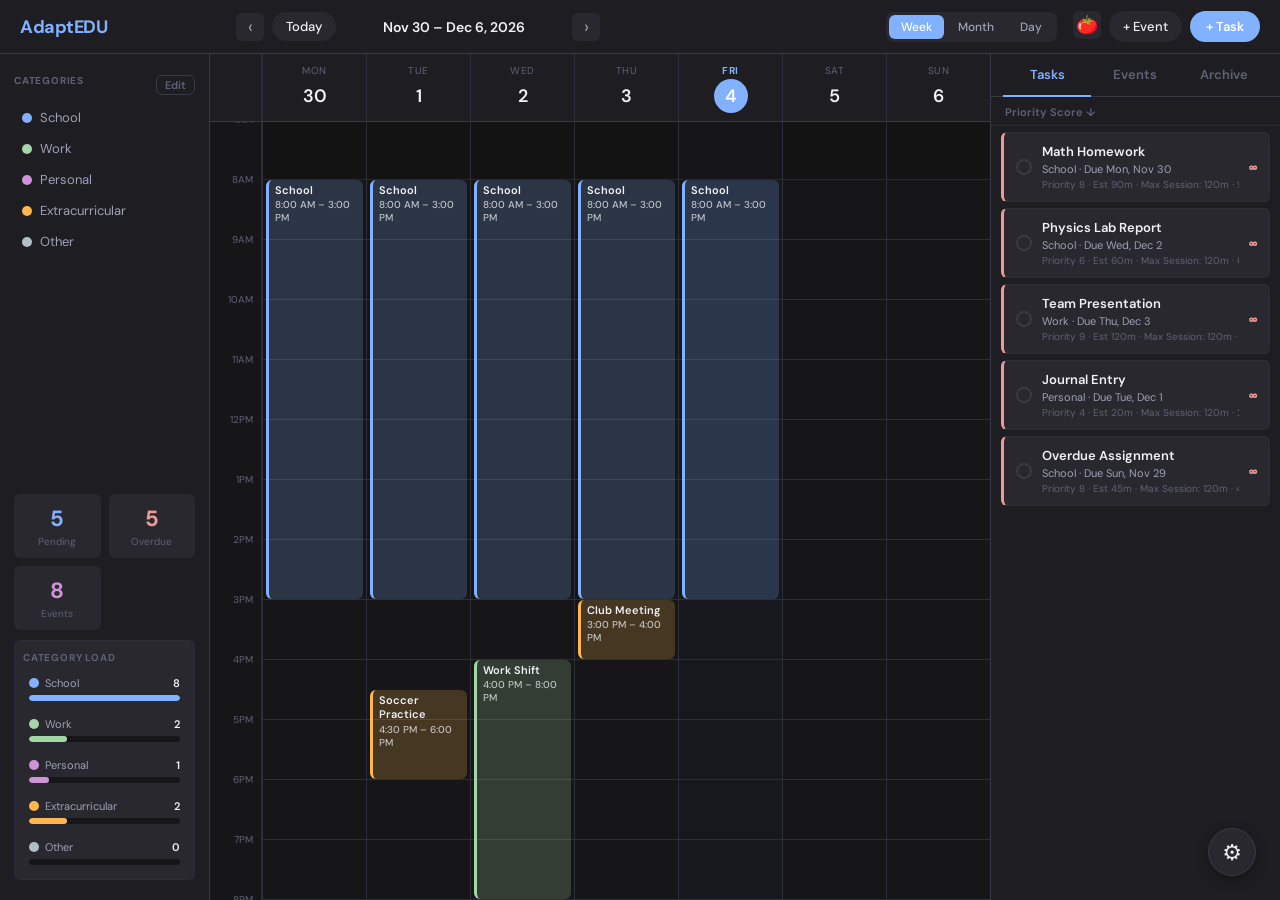
<file: SpringBootTest/src/main/resources/static/index2.html>
<!DOCTYPE html>
<!-- HTML5 Document Declaration -->
<html lang="en">
<!-- Head section: Contains metadata, stylesheets, and fonts -->
<head>
    <meta charset="UTF-8">
    <!-- Character encoding for the document -->
    <meta name="viewport" content="width=device-width, initial-scale=1.0">
    <!-- Responsive design meta tag -->
    <title>AdaptEDU</title>
    <!-- Page title -->
    <link rel="stylesheet" href="styles2.css?v=3">
    <!-- Link to external CSS stylesheet -->
    <link rel="preconnect" href="https://fonts.googleapis.com">
    <!-- Preconnect to Google Fonts for faster loading -->
    <link href="https://fonts.googleapis.com/css2?family=DM+Sans:wght@300;400;500;600;700&family=DM+Mono:wght@400;500&display=swap" rel="stylesheet">
    <!-- Google Fonts link for custom fonts -->
    <!-- Web App Manifest for PWA -->
    <link rel="manifest" href="/manifest.json">
</head>
<!-- Body section: Contains the main content of the page -->
<body>
    <!-- Main application container -->
    <div class="app-container">

        <!-- Top Bar: Contains logo, navigation, view toggles, and action buttons -->
        <header class="top-bar">
            <!-- Logo section -->
            <div class="logo">AdaptEDU</div>
            <!-- Week navigation: Previous, Today, Week label, Next buttons -->
            <div class="week-nav">
                <button class="icon-btn" id="prev-btn">&#8249;</button>
                <button class="pill-btn" id="today-btn">Today</button>
                <span class="week-label" id="week-label"></span>
                <button class="icon-btn" id="next-btn">&#8250;</button>
            </div>
            <!-- View toggle buttons: Week, Month, Day -->
            <div class="view-toggle">
                <button class="view-btn active" data-view="week">Week</button>
                <button class="view-btn" data-view="month">Month</button>
                <button class="view-btn" data-view="day">Day</button>
            </div>
            <!-- Action buttons: Add Event and Add Task -->
            <div class="actions">
                <div class="pomodoro-wrapper">
                    <button class="icon-btn" id="pomodoro-btn" title="Pomodoro Timer">🍅</button>
                    <div id="pomodoro-popup" class="pomodoro-popup hidden">
                        <div class="pomo-popup-title">Active Session!</div>
                        <div id="pomo-popup-task">Task Name</div>
                        <button class="accent-btn" id="pomo-popup-join" style="margin-top: 10px; width: 100%; font-size: 11px; padding: 6px;">Join Now</button>
                    </div>
                </div>
                <button class="pill-btn" id="add-event-btn">+ Event</button>
                <button class="accent-btn" id="add-task-btn">+ Task</button>
            </div>
        </header>

        <!-- Main body: Contains sidebar and content area -->
        <div class="main-body">
            <!-- Mobile Sidebar Toggle -->
            <button class="mobile-panel-toggle" id="mobile-sidebar-toggle">Show Filters &amp; Stats ▼</button>
            <!-- Sidebar: Displays calendars and statistics -->
            <aside class="sidebar">
                <!-- Calendar categories section -->
                <div class="sidebar-section">
                    <div class="sidebar-section-header">
                        <div class="section-label">CATEGORIES</div>
                        <button type="button" class="category-edit-btn" id="edit-categories-btn" title="Manage Categories">Edit</button>
                    </div>
                    <div id="sidebar-category-list" class="category-list">
                        <!-- Populated dynamically -->
                    </div>
                </div>
                <!-- Spacer for layout -->
                <div class="sidebar-spacer"></div>
                <!-- Mini statistics and category distribution -->
                <div class="mini-stats">
                    <div class="stat-box"><div class="stat-val blue" id="stat-pending">0</div><div class="stat-label">Pending</div></div>
                    <div class="stat-box"><div class="stat-val red" id="stat-overdue">0</div><div class="stat-label">Overdue</div></div>
                    <div class="stat-box"><div class="stat-val purple" id="stat-events">0</div><div class="stat-label">Events</div></div>

                    <div class="category-bars">
                        <div class="section-label">CATEGORY LOAD</div>
                        <div id="sidebar-category-bars">
                            <!-- Populated dynamically -->
                        </div>
                    </div>
                </div>
            </aside>

            <!-- Main Content Area: Calendar and task list -->
            <main class="content-area">
                <!-- Calendar panel: Displays week/month/day views -->
                <div class="calendar-panel" id="calendar"></div>

                <!-- Mobile Task Toggle -->
                <button class="mobile-panel-toggle" id="mobile-tasks-toggle">Show Tasks &amp; Events ▼</button>
                <!-- Task / Archive Panel: Tabs for tasks and archive -->
                <div class="task-list-panel">
                    <!-- Tabs for switching between tasks and archive -->
                    <div class="task-panel-tabs">
                        <button class="tab-btn active" data-tab="tasks">Tasks</button>
                        <button class="tab-btn" data-tab="events">Events</button>
                        <button class="tab-btn" data-tab="archive">Archive</button>
                    </div>
                    <!-- Subheader for task list sorting -->
                    <div class="task-list-subheader" id="task-list-subheader">Priority Score ↓</div>
                    <!-- Content area for task list -->
                    <div class="task-list-content" id="task-list"></div>
                </div>
            </main>
        </div>
    </div>

    <!-- Detail Popover: Modal for displaying task/event details -->
    <div id="detail-popover" class="detail-popover hidden">
        <!-- Popover header with dot, title, and close button -->
        <div class="popover-header">
            <div class="popover-dot" id="popover-dot"></div>
            <div class="popover-title" id="popover-title"></div>
            <button class="close-btn" id="close-popover">&times;</button>
        </div>
        <!-- Popover body: Contains details -->
        <div class="popover-body" id="popover-body"></div>
        <!-- Popover footer: Action buttons -->
        <div class="popover-footer" id="popover-footer"></div>
    </div>

    <!-- Full-Screen Pomodoro View -->
    <div id="pomodoro-view" class="pomodoro-view hidden">
        <div class="pomo-top-nav">
            <button class="icon-btn" id="close-pomo-btn" title="Back to Calendar">✕</button>
        </div>
        <div class="pomo-content">
            <h2 id="pomo-current-task">No active task</h2>
            <div class="pomo-session-times" id="pomo-session-times"></div>
            
            <div class="pomo-modes">
                <button class="pomo-mode-btn active" data-work="25" data-break="5">25w / 5r</button>
                <button class="pomo-mode-btn" data-work="30" data-break="5">30w / 5r</button>
                <button class="pomo-mode-btn" data-work="60" data-break="15">60w / 15r</button>
            </div>
            
            <div class="pomo-timer-display" id="pomo-timer-display">25:00</div>
            <div class="pomo-phase-label" id="pomo-phase-label">Work Time</div>
            
            <div class="pomo-controls">
                <button class="accent-btn pomo-main-btn" id="pomo-start-pause-btn">Start</button>
                <button class="pill-btn pomo-skip-btn" id="pomo-skip-btn">Skip Phase ⏭</button>
            </div>
            
            <!-- Pomodoro Theme Selector -->
            <div class="pomo-theme-selector">
                <button class="pomo-color-btn pink" data-color="pink" title="Pink"></button>
                <button class="pomo-color-btn green" data-color="green" title="Green"></button>
                <button class="pomo-color-btn blue" data-color="blue" title="Blue"></button>
                <button class="pomo-color-btn yellow" data-color="yellow" title="Yellow"></button>
                <button class="pomo-color-btn white" data-color="white" title="White"></button>
                <button class="pomo-color-btn black" data-color="black" title="Black"></button>
            </div>
        </div>
    </div>

    <!-- Add Task Modal: Form for creating new tasks -->
    <div id="add-task-modal" class="modal-overlay hidden">
        <div class="modal-content">
            <!-- Modal header with title and close button -->
            <div class="modal-header">
                <h2>New Task</h2>
                <button class="close-btn" id="close-task-modal">&times;</button>
            </div>
            <!-- Task form: Fields for task details -->
            <form id="task-form" class="modal-form">
                <!-- Task name input -->
                <label for="task-name">Task Name *</label>
                <input type="text" id="task-name" name="task-name" placeholder="e.g., Finish project report" required>
                <!-- Category and due date row -->
                <div class="form-row">
                    <div class="form-group">
                        <label for="task-category">Category</label>
                        <select id="task-category" name="task-category">
                            <option value="School">School</option>
                            <option value="Work">Work</option>
                            <option value="Personal">Personal</option>
                            <option value="Extracurricular">Extracurricular</option>
                            <option value="Other">Other</option>
                        </select>
                    </div>
                    <div class="form-group">
                        <label for="task-due-date">Due Date &amp; Time *</label>
                        <input type="datetime-local" id="task-due-date" name="task-due-date" required>
                    </div>
                </div>
                <!-- Description textarea -->
                <label for="task-description">Description</label>
                <textarea id="task-description" name="task-description" rows="2" placeholder="Optional notes..."></textarea>
            <!-- Max session, priority, and estimated time row -->
                <div class="form-row">
                    <div class="form-group">
                    <label for="task-max-session-length">Max Session</label>
                    <select id="task-max-session-length" name="task-max-session-length" required>
                        <option value="-1">No Breaks</option>
                        <option value="30">30 mins</option>
                        <option value="60">1 Hour</option>
                        <option value="120" selected>2 Hours (Default)</option>
                        <option value="180">3 Hours</option>
                        <option value="240">4 Hours</option>
                        <option value="300">5 Hours</option>
                        <option value="360">6 Hours</option>
                        <option value="420">7 Hours</option>
                        <option value="480">8 Hours</option>
                    </select>
                    </div>
                    <div class="form-group">
                        <label for="task-priority">Your Priority (1-10)</label>
                        <input type="number" id="task-priority" name="task-priority" min="1" max="10" value="5">
                    </div>
                    <div class="form-group">
                        <label for="task-estimated-time">Est. Time (mins)</label>
                        <input type="number" id="task-estimated-time" name="task-estimated-time" min="5" step="5" value="60">
                    </div>
                </div>
                <div id="task-adjust-message" class="task-adjust-message"></div>
            </form>
            <!-- Modal footer with cancel and save buttons -->
            <div class="modal-footer">
                <button type="button" class="pill-btn" id="cancel-task-btn">Cancel</button>
                <button type="submit" form="task-form" class="accent-btn">Save Task</button>
            </div>
        </div>
    </div>

    <!-- Add Event Modal: Form for creating new events -->
    <div id="add-event-modal" class="modal-overlay hidden">
        <div class="modal-content">
            <!-- Modal header with title and close button -->
            <div class="modal-header">
                <h2>New Event</h2>
                <button class="close-btn" id="close-event-modal">&times;</button>
            </div>
            <!-- Event form: Fields for event details -->
            <form id="event-form" class="modal-form">
                <!-- Event name input -->
                <label for="event-name">Event Name *</label>
                <input type="text" id="event-name" name="event-name" placeholder="e.g., Team Meeting" required>
                <!-- Date input -->
                <label for="event-date">Date *</label>
                <input type="date" id="event-date" name="event-date" required>
                <!-- Start and end time row -->
                <div class="form-row">
                    <div class="form-group"><label for="event-start-time">Start Time *</label><input type="time" id="event-start-time" required></div>
                    <div class="form-group"><label for="event-end-time">End Time *</label><input type="time" id="event-end-time" required></div>
                </div>
                <!-- Location input -->
                <label for="event-location">Location</label>
                <input type="text" id="event-location" placeholder="e.g., Room 204">
                <!-- Status and category row -->
                <div class="form-row">
                    <div class="form-group">
                        <label for="event-status">Status</label>
                        <select id="event-status"><option value="FIXED">Fixed</option><option value="OPTIONAL">Optional</option></select>
                    </div>
                    <div class="form-group">
                        <label for="event-category">Category</label>
                        <select id="event-category">
                            <option value="School">School</option>
                            <option value="Work">Work</option>
                            <option value="Personal">Personal</option>
                            <option value="Extracurricular">Extracurricular</option>
                        </select>
                    </div>
                </div>
                <div class="form-row">
                    <div class="form-group">
                        <label for="event-reminder-enabled">Reminder</label>
                        <select id="event-reminder-enabled">
                            <option value="no" selected>No reminder</option>
                            <option value="yes">Remind me</option>
                        </select>
                    </div>
                    <div class="form-group hidden" id="event-reminder-days-group">
                        <label for="event-reminder-every-days">Remind every (days)</label>
                        <input type="number" id="event-reminder-every-days" min="1" step="1" value="1">
                    </div>
                </div>
            </form>
            <!-- Modal footer with cancel and save buttons -->
            <div class="modal-footer">
                <button type="button" class="pill-btn" id="cancel-event-btn">Cancel</button>
                <button type="submit" form="event-form" class="accent-btn">Save Event</button>
            </div>
        </div>
    </div>

    <!-- Settings FAB -->
    <button id="settings-btn" class="floating-settings-btn" title="Settings">⚙️</button>

    <!-- Settings Modal -->
    <div id="settings-modal" class="modal-overlay hidden">
        <div class="modal-content">
            <div class="modal-header">
                <h2>Settings</h2>
                <button class="close-btn" id="close-settings-modal">&times;</button>
            </div>
            <form id="settings-form" class="modal-form">
                <div class="form-group">
                    <label for="theme-pink-btn">Color Theme</label>
                    <div class="global-theme-selector">
                        <button type="button" id="theme-pink-btn" class="pomo-color-btn global-color-btn pink" data-color="pink" title="Pink"></button>
                        <button type="button" class="pomo-color-btn global-color-btn green" data-color="green" title="Green"></button>
                        <button type="button" class="pomo-color-btn global-color-btn blue" data-color="blue" title="Blue"></button>
                        <button type="button" class="pomo-color-btn global-color-btn yellow" data-color="yellow" title="Yellow"></button>
                        <button type="button" class="pomo-color-btn global-color-btn white" data-color="white" title="White"></button>
                        <button type="button" class="pomo-color-btn global-color-btn black active" data-color="black" title="Black"></button>
                    </div>
                </div>
                <div class="form-row">
                    <div class="form-group">
                        <label for="settings-wake">Wake Up Time (Start)</label>
                        <input type="time" id="settings-wake" required>
                    </div>
                    <div class="form-group">
                        <label for="settings-sleep">Sleep Time (End)</label>
                        <input type="time" id="settings-sleep" required>
                    </div>
                </div>
            </form>
            <div class="modal-footer">
                <button type="button" class="pill-btn" id="cancel-settings-btn">Cancel</button>
                <button type="submit" form="settings-form" class="accent-btn">Save Settings</button>
            </div>
        </div>
    </div>

    <!-- Schedule & Sleep Conflict Alert Modal -->
    <div id="schedule-alert-modal" class="modal-overlay hidden">
        <div class="modal-content alert-modal-content">
            <div class="modal-header alert-modal-header">
                <div class="alert-title-wrapper">
                    <span class="alert-modal-icon" id="alert-modal-icon">⚠️</span>
                    <h2 id="alert-modal-title">Schedule Recommendation</h2>
                </div>
                <button class="close-btn" id="close-alert-modal">&times;</button>
            </div>
            <div class="alert-modal-body">
                <p class="alert-modal-message" id="alert-modal-message"></p>
                <div class="alert-recommendation-box">
                    <div class="alert-rec-header">
                        <span class="alert-rec-icon">💡</span>
                        <span>Recommendation</span>
                    </div>
                    <p id="alert-modal-recommendation-text" class="alert-rec-text"></p>
                </div>
            </div>
            <div class="modal-footer alert-modal-footer">
                <button type="button" class="accent-btn" id="confirm-alert-btn">I Understand</button>
            </div>
        </div>
    </div>

    <!-- Manage Categories Modal -->
    <div id="categories-modal" class="modal-overlay hidden">
        <div class="modal-content categories-modal-content">
            <div class="modal-header">
                <h2>Manage Categories</h2>
                <button class="close-btn" id="close-categories-modal">&times;</button>
            </div>
            <div class="categories-modal-body">
                <div class="existing-categories-section">
                    <div class="section-label">CURRENT CATEGORIES</div>
                    <div class="existing-categories-list" id="existing-categories-list">
                        <!-- Populated dynamically -->
                    </div>
                </div>
                <div class="add-category-section">
                    <div class="section-label">CREATE NEW CATEGORY</div>
                    <form id="add-category-form" class="add-category-form">
                        <div class="add-category-inputs">
                            <input type="text" id="new-cat-name" placeholder="Category Name (e.g. Fitness)" required maxlength="25">
                            <div class="color-picker-wrapper">
                                <label for="new-cat-color" class="color-picker-label">Color</label>
                                <input type="color" id="new-cat-color" value="#82b1ff" title="Choose color">
                            </div>
                        </div>
                        <button type="submit" class="accent-btn" id="add-category-btn">+ Add Category</button>
                    </form>
                </div>
            </div>
            <div class="modal-footer">
                <button type="button" class="accent-btn" id="close-categories-btn">Done</button>
            </div>
        </div>
    </div>

    <!-- JavaScript files: Main script, API integration, and algorithm -->
    <script src="script2.js?v=3"></script>
    <!-- Main JavaScript file for UI interactions -->
</body>
</html>
</file>
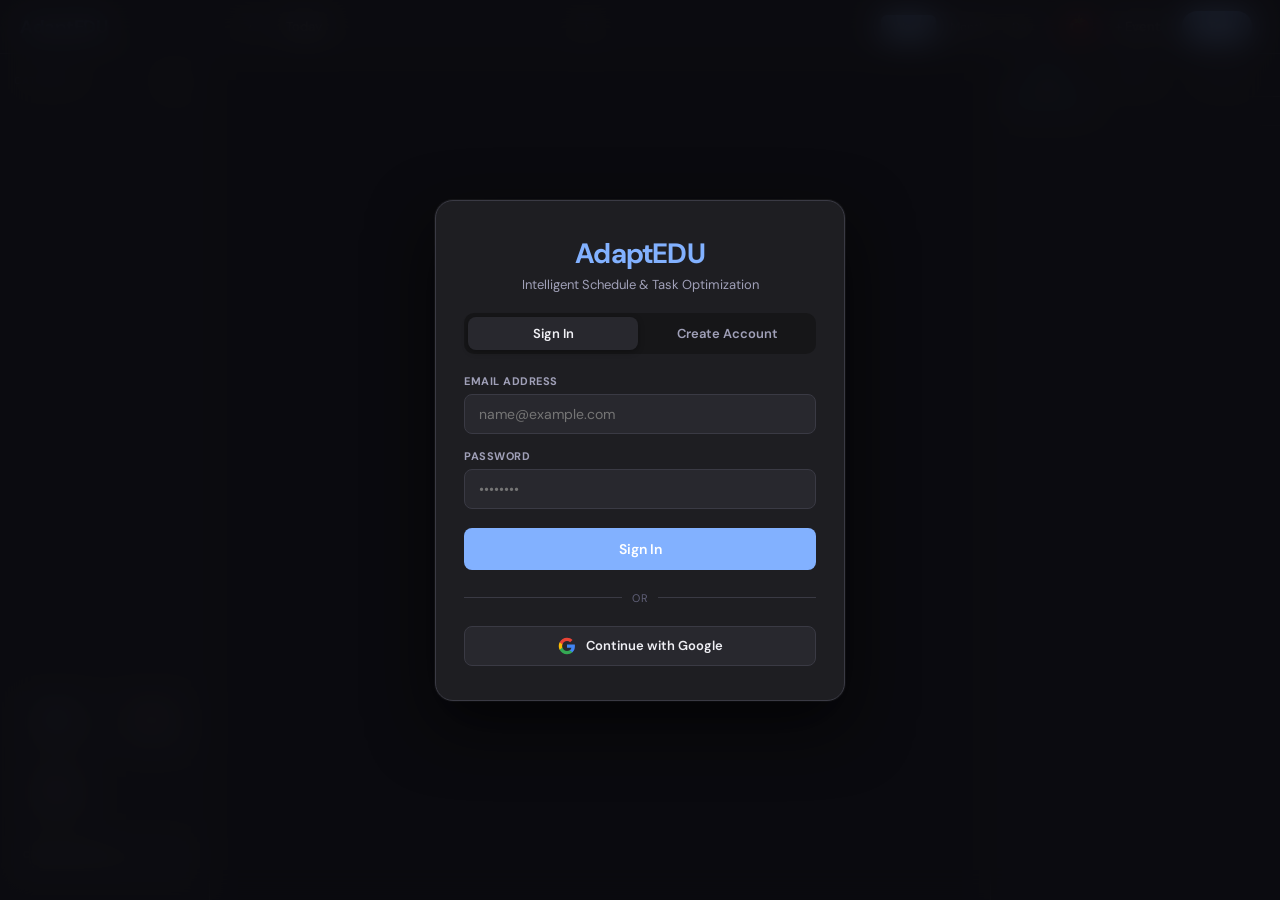
<file: AdaptEDUv0507/SpringBootTest/src/main/resources/static/index2.html>
<!DOCTYPE html>
<!-- HTML5 Document Declaration -->
<html lang="en">
<!-- Head section: Contains metadata, stylesheets, and fonts -->
<head>
    <meta charset="UTF-8">
    <!-- Character encoding for the document -->
    <meta name="viewport" content="width=device-width, initial-scale=1.0">
    <!-- Responsive design meta tag -->
    <title>AdaptEDU</title>
    <!-- Page title -->
    <link rel="stylesheet" href="styles2.css?v=2.6">
    <!-- Link to external CSS stylesheet -->
    <link rel="preconnect" href="https://fonts.googleapis.com">
    <!-- Preconnect to Google Fonts for faster loading -->
    <link href="https://fonts.googleapis.com/css2?family=DM+Sans:wght@300;400;500;600;700&family=DM+Mono:wght@400;500&display=swap" rel="stylesheet">
    <!-- Google Fonts link for custom fonts -->
    <!-- Web App Manifest for PWA -->
    <link rel="manifest" href="/manifest.json">
</head>
<!-- Body section: Contains the main content of the page -->
<body>
    <!-- Main application container -->
    <div class="app-container">

        <!-- Top Bar: Contains logo, navigation, view toggles, and action buttons -->
        <header class="top-bar">
            <!-- Logo section -->
            <div class="logo">AdaptEDU</div>
            <!-- Week navigation: Previous, Today, Week label, Next buttons -->
            <div class="week-nav">
                <button class="icon-btn" id="prev-btn">&#8249;</button>
                <button class="pill-btn" id="today-btn">Today</button>
                <span class="week-label" id="week-label"></span>
                <button class="icon-btn" id="next-btn">&#8250;</button>
            </div>
            <!-- View toggle buttons: Week, Month, Day -->
            <div class="view-toggle">
                <button class="view-btn active" data-view="week">Week</button>
                <button class="view-btn" data-view="month">Month</button>
                <button class="view-btn" data-view="day">Day</button>
            </div>
            <!-- Action buttons: Add Event and Add Task -->
            <div class="actions">
                <div class="pomodoro-wrapper">
                    <button class="icon-btn" id="pomodoro-btn" title="Pomodoro Timer">🍅</button>
                    <div id="pomodoro-popup" class="pomodoro-popup hidden">
                        <div class="pomo-popup-title">Active Session!</div>
                        <div id="pomo-popup-task">Task Name</div>
                        <button class="accent-btn" id="pomo-popup-join" style="margin-top: 10px; width: 100%; font-size: 11px; padding: 6px;">Join Now</button>
                    </div>
                </div>
                <button class="pill-btn" id="add-event-btn">+ Event</button>
                <button class="accent-btn" id="add-task-btn">+ Task</button>
                <div class="user-profile-container">
                    <button type="button" id="user-profile-badge" class="user-profile-badge hidden" title="Account &amp; Settings">
                        <span id="user-avatar-circle" class="user-avatar-circle">U</span>
                        <span id="user-display-name" class="user-display-name">Username</span>
                        <span class="user-chevron">▾</span>
                    </button>
                    <div id="user-dropdown-menu" class="user-dropdown-menu hidden">
                        <div class="user-dropdown-header">
                            <div class="user-dropdown-name" id="user-dropdown-name">Username</div>
                            <div class="user-dropdown-email" id="user-dropdown-email">user@example.com</div>
                        </div>
                        <div class="user-dropdown-divider"></div>
                        <button type="button" class="user-dropdown-item" id="open-settings-item">
                            <span class="dropdown-item-icon">⚙️</span>
                            <span>Settings</span>
                        </button>
                        <div class="user-dropdown-divider"></div>
                        <button type="button" class="user-dropdown-item dropdown-logout" id="logout-btn">
                            <span class="dropdown-item-icon">🚪</span>
                            <span>Sign Out</span>
                        </button>
                    </div>
                </div>
            </div>
        </header>

        <!-- Main body: Contains sidebar and content area -->
        <div class="main-body">
            <!-- Mobile Sidebar Toggle -->
            <button class="mobile-panel-toggle" id="mobile-sidebar-toggle">Show Filters &amp; Stats ▼</button>
            <!-- Sidebar: Displays calendars and statistics -->
            <aside class="sidebar">
                <!-- Calendar categories section -->
                <div class="sidebar-section">
                    <div class="sidebar-section-header">
                        <div class="section-label">CATEGORIES</div>
                        <button type="button" class="category-edit-btn" id="edit-categories-btn" title="Manage Categories">Edit</button>
                    </div>
                    <div id="sidebar-category-list" class="category-list">
                        <!-- Populated dynamically -->
                    </div>
                </div>
                <!-- Spacer for layout -->
                <div class="sidebar-spacer"></div>
                <!-- Mini statistics and category distribution -->
                <div class="mini-stats">
                    <div class="stat-box"><div class="stat-val blue" id="stat-pending">0</div><div class="stat-label">Pending</div></div>
                    <div class="stat-box"><div class="stat-val red" id="stat-overdue">0</div><div class="stat-label">Overdue</div></div>
                    <div class="stat-box"><div class="stat-val purple" id="stat-events">0</div><div class="stat-label">Events</div></div>

                    <div class="category-bars">
                        <div class="section-label">CATEGORY LOAD</div>
                        <div id="sidebar-category-bars">
                            <!-- Populated dynamically -->
                        </div>
                    </div>
                </div>
            </aside>

            <!-- Main Content Area: Calendar and task list -->
            <main class="content-area">
                <!-- Calendar panel: Displays week/month/day views -->
                <div class="calendar-panel" id="calendar"></div>

                <!-- Mobile Task Toggle -->
                <button class="mobile-panel-toggle" id="mobile-tasks-toggle">Show Tasks &amp; Events ▼</button>
                <!-- Task / Archive Panel: Tabs for tasks and archive -->
                <div class="task-list-panel">
                    <!-- Tabs for switching between tasks and archive -->
                    <div class="task-panel-tabs">
                        <button class="tab-btn active" data-tab="tasks">Tasks</button>
                        <button class="tab-btn" data-tab="events">Events</button>
                        <button class="tab-btn" data-tab="archive">Archive</button>
                    </div>
                    <!-- Subheader for task list sorting -->
                    <div class="task-list-subheader" id="task-list-subheader">Priority Score ↓</div>
                    <!-- Content area for task list -->
                    <div class="task-list-content" id="task-list"></div>
                </div>
            </main>
        </div>
    </div>

    <!-- Detail Popover: Modal for displaying task/event details -->
    <div id="detail-popover" class="detail-popover hidden">
        <!-- Popover header with dot, title, and close button -->
        <div class="popover-header">
            <div class="popover-dot" id="popover-dot"></div>
            <div class="popover-title" id="popover-title"></div>
            <button class="close-btn" id="close-popover">&times;</button>
        </div>
        <!-- Popover body: Contains details -->
        <div class="popover-body" id="popover-body"></div>
        <!-- Popover footer: Action buttons -->
        <div class="popover-footer" id="popover-footer"></div>
    </div>

    <!-- Full-Screen Pomodoro View -->
    <div id="pomodoro-view" class="pomodoro-view hidden">
        <div class="pomo-top-nav">
            <button class="icon-btn" id="close-pomo-btn" title="Back to Calendar">✕</button>
        </div>
        <div class="pomo-content">
            <h2 id="pomo-current-task">No active task</h2>
            <div class="pomo-session-times" id="pomo-session-times"></div>
            
            <div class="pomo-modes">
                <button class="pomo-mode-btn active" data-work="25" data-break="5">25w / 5r</button>
                <button class="pomo-mode-btn" data-work="30" data-break="5">30w / 5r</button>
                <button class="pomo-mode-btn" data-work="60" data-break="15">60w / 15r</button>
            </div>
            
            <div class="pomo-timer-display" id="pomo-timer-display">25:00</div>
            <div class="pomo-phase-label" id="pomo-phase-label">Work Time</div>
            
            <div class="pomo-controls">
                <button class="accent-btn pomo-main-btn" id="pomo-start-pause-btn">Start</button>
                <button class="pill-btn pomo-skip-btn" id="pomo-skip-btn">Skip Phase ⏭</button>
            </div>
            
            <!-- Pomodoro Theme Selector -->
            <div class="pomo-theme-selector">
                <button class="pomo-color-btn pink" data-color="pink" title="Pink"></button>
                <button class="pomo-color-btn green" data-color="green" title="Green"></button>
                <button class="pomo-color-btn blue" data-color="blue" title="Blue"></button>
                <button class="pomo-color-btn yellow" data-color="yellow" title="Yellow"></button>
                <button class="pomo-color-btn white" data-color="white" title="White"></button>
                <button class="pomo-color-btn black" data-color="black" title="Black"></button>
            </div>
        </div>
    </div>

    <!-- Add Task Modal: Form for creating new tasks -->
    <div id="add-task-modal" class="modal-overlay hidden">
        <div class="modal-content">
            <!-- Modal header with title and close button -->
            <div class="modal-header">
                <h2>New Task</h2>
                <button class="close-btn" id="close-task-modal">&times;</button>
            </div>
            <!-- Task form: Fields for task details -->
            <form id="task-form" class="modal-form">
                <!-- Task name input -->
                <label for="task-name">Task Name *</label>
                <input type="text" id="task-name" name="task-name" placeholder="e.g., Finish project report" required>
                <!-- Category and due date row -->
                <div class="form-row">
                    <div class="form-group">
                        <label for="task-category">Category</label>
                        <select id="task-category" name="task-category">
                            <option value="School">School</option>
                            <option value="Work">Work</option>
                            <option value="Personal">Personal</option>
                            <option value="Extracurricular">Extracurricular</option>
                            <option value="Other">Other</option>
                        </select>
                    </div>
                    <div class="form-group">
                        <label for="task-due-date">Due Date &amp; Time *</label>
                        <input type="datetime-local" id="task-due-date" name="task-due-date" required>
                    </div>
                </div>
                <!-- Description textarea -->
                <label for="task-description">Description</label>
                <textarea id="task-description" name="task-description" rows="2" placeholder="Optional notes..."></textarea>
            <!-- Max session, priority, and estimated time row -->
                <div class="form-row">
                    <div class="form-group">
                    <label for="task-max-session-length">Max Session</label>
                    <select id="task-max-session-length" name="task-max-session-length" required>
                        <option value="-1">No Breaks</option>
                        <option value="30">30 mins</option>
                        <option value="60">1 Hour</option>
                        <option value="120" selected>2 Hours (Default)</option>
                        <option value="180">3 Hours</option>
                        <option value="240">4 Hours</option>
                        <option value="300">5 Hours</option>
                        <option value="360">6 Hours</option>
                        <option value="420">7 Hours</option>
                        <option value="480">8 Hours</option>
                    </select>
                    </div>
                    <div class="form-group">
                        <label for="task-priority">Your Priority (1-10)</label>
                        <input type="number" id="task-priority" name="task-priority" min="1" max="10" value="5">
                    </div>
                    <div class="form-group">
                        <label for="task-estimated-time">Est. Time (mins)</label>
                        <input type="number" id="task-estimated-time" name="task-estimated-time" min="5" step="5" value="60">
                    </div>
                </div>
                <div id="task-adjust-message" class="task-adjust-message"></div>
            </form>
            <!-- Modal footer with cancel and save buttons -->
            <div class="modal-footer">
                <button type="button" class="pill-btn" id="cancel-task-btn">Cancel</button>
                <button type="submit" form="task-form" class="accent-btn">Save Task</button>
            </div>
        </div>
    </div>

    <!-- Add Event Modal: Form for creating new events -->
    <div id="add-event-modal" class="modal-overlay hidden">
        <div class="modal-content">
            <!-- Modal header with title and close button -->
            <div class="modal-header">
                <h2>New Event</h2>
                <button class="close-btn" id="close-event-modal">&times;</button>
            </div>
            <!-- Event form: Fields for event details -->
            <form id="event-form" class="modal-form">
                <!-- Event name input -->
                <label for="event-name">Event Name *</label>
                <input type="text" id="event-name" name="event-name" placeholder="e.g., Team Meeting" required>
                <!-- Date input -->
                <label for="event-date">Date *</label>
                <input type="date" id="event-date" name="event-date" required>
                <!-- Start and end time row -->
                <div class="form-row">
                    <div class="form-group"><label for="event-start-time">Start Time *</label><input type="time" id="event-start-time" required></div>
                    <div class="form-group"><label for="event-end-time">End Time *</label><input type="time" id="event-end-time" required></div>
                </div>
                <!-- Location input -->
                <label for="event-location">Location</label>
                <input type="text" id="event-location" placeholder="e.g., Room 204">
                <!-- Status and category row -->
                <div class="form-row">
                    <div class="form-group">
                        <label for="event-status">Status</label>
                        <select id="event-status"><option value="FIXED">Fixed</option><option value="OPTIONAL">Optional</option></select>
                    </div>
                    <div class="form-group">
                        <label for="event-category">Category</label>
                        <select id="event-category">
                            <option value="School">School</option>
                            <option value="Work">Work</option>
                            <option value="Personal">Personal</option>
                            <option value="Extracurricular">Extracurricular</option>
                        </select>
                    </div>
                </div>
                <div class="form-row">
                    <div class="form-group">
                        <label for="event-reminder-enabled">Reminder</label>
                        <select id="event-reminder-enabled">
                            <option value="no" selected>No reminder</option>
                            <option value="yes">Remind me</option>
                        </select>
                    </div>
                    <div class="form-group hidden" id="event-reminder-days-group">
                        <label for="event-reminder-every-days">Remind every (days)</label>
                        <input type="number" id="event-reminder-every-days" min="1" step="1" value="1">
                    </div>
                </div>
                <!-- Recurrence row -->
                <div class="form-row">
                    <div class="form-group">
                        <label for="event-recurrence">Repeat</label>
                        <select id="event-recurrence">
                            <option value="none" selected>Does not repeat</option>
                            <option value="daily">Every day</option>
                            <option value="weekdays">Every weekday (Mon–Fri)</option>
                            <option value="weekly">Every week</option>
                            <option value="biweekly">Every 2 weeks</option>
                            <option value="monthly">Every month</option>
                        </select>
                    </div>
                    <div class="form-group hidden" id="event-recurrence-count-group">
                        <label for="event-recurrence-count">Repeat for</label>
                        <select id="event-recurrence-count">
                            <option value="2">2 weeks</option>
                            <option value="4" selected>4 weeks (1 month)</option>
                            <option value="8">8 weeks (2 months)</option>
                            <option value="12">12 weeks (3 months)</option>
                        </select>
                    </div>
                </div>
            </form>
            <!-- Modal footer with cancel and save buttons -->
            <div class="modal-footer">
                <button type="button" class="pill-btn" id="cancel-event-btn">Cancel</button>
                <button type="submit" form="event-form" class="accent-btn">Save Event</button>
            </div>
        </div>
    </div>

    <!-- Settings Modal -->
    <div id="settings-modal" class="modal-overlay hidden">
        <div class="modal-content">
            <div class="modal-header">
                <h2>Settings</h2>
                <button class="close-btn" id="close-settings-modal">&times;</button>
            </div>
            <form id="settings-form" class="modal-form">
                <div class="form-group">
                    <label for="theme-pink-btn">Color Theme</label>
                    <div class="global-theme-selector">
                        <button type="button" id="theme-pink-btn" class="pomo-color-btn global-color-btn pink" data-color="pink" title="Pink"></button>
                        <button type="button" class="pomo-color-btn global-color-btn green" data-color="green" title="Green"></button>
                        <button type="button" class="pomo-color-btn global-color-btn blue" data-color="blue" title="Blue"></button>
                        <button type="button" class="pomo-color-btn global-color-btn yellow" data-color="yellow" title="Yellow"></button>
                        <button type="button" class="pomo-color-btn global-color-btn white" data-color="white" title="White"></button>
                        <button type="button" class="pomo-color-btn global-color-btn black active" data-color="black" title="Black"></button>
                    </div>
                </div>
                <div class="form-row">
                    <div class="form-group">
                        <label for="settings-wake">Wake Up Time (Start)</label>
                        <input type="time" id="settings-wake" required>
                    </div>
                    <div class="form-group">
                        <label for="settings-sleep">Sleep Time (End)</label>
                        <input type="time" id="settings-sleep" required>
                    </div>
                </div>
            </form>
            <div class="modal-footer">
                <button type="button" class="pill-btn" id="cancel-settings-btn">Cancel</button>
                <button type="submit" form="settings-form" class="accent-btn">Save Settings</button>
            </div>
        </div>
    </div>

    <!-- Schedule & Sleep Conflict Alert Modal -->
    <div id="schedule-alert-modal" class="modal-overlay hidden">
        <div class="modal-content alert-modal-content">
            <div class="modal-header alert-modal-header">
                <div class="alert-title-wrapper">
                    <div class="alert-modal-icon-badge" id="alert-modal-icon-badge">
                        <span class="alert-modal-icon" id="alert-modal-icon">⚠️</span>
                    </div>
                    <div class="alert-title-text-group">
                        <span class="alert-modal-badge" id="alert-modal-badge">SCHEDULE NOTICE</span>
                        <h2 id="alert-modal-title">Schedule Recommendation</h2>
                    </div>
                </div>
                <button class="close-btn" id="close-alert-modal">&times;</button>
            </div>
            <div class="alert-modal-body">
                <!-- Key Metrics Summary Strip -->
                <div class="alert-metrics-strip hidden" id="alert-metrics-strip"></div>

                <!-- Analysis Message Card -->
                <div class="alert-message-card">
                    <p class="alert-modal-message" id="alert-modal-message"></p>
                </div>

                <!-- Actionable Recommendations Box -->
                <div class="alert-recommendation-box">
                    <div class="alert-rec-header">
                        <span class="alert-rec-icon-wrap">💡</span>
                        <span>Recommended Actions</span>
                    </div>
                    <div id="alert-modal-recommendation-content" class="alert-rec-content">
                        <!-- Populated with clean recommendation items -->
                    </div>
                    <p id="alert-modal-recommendation-text" class="alert-rec-text hidden"></p>
                </div>
            </div>
            <div class="modal-footer alert-modal-footer">
                <button type="button" class="accent-btn alert-confirm-btn" id="confirm-alert-btn">I Understand</button>
            </div>
        </div>
    </div>

    <!-- Manage Categories Modal -->
    <div id="categories-modal" class="modal-overlay hidden">
        <div class="modal-content categories-modal-content">
            <div class="modal-header">
                <h2>Manage Categories</h2>
                <button class="close-btn" id="close-categories-modal">&times;</button>
            </div>
            <div class="categories-modal-body">
                <div class="existing-categories-section">
                    <div class="section-label">CURRENT CATEGORIES</div>
                    <div class="existing-categories-list" id="existing-categories-list">
                        <!-- Populated dynamically -->
                    </div>
                </div>
                <div class="add-category-section">
                    <div class="section-label">CREATE NEW CATEGORY</div>
                    <form id="add-category-form" class="add-category-form">
                        <div class="add-category-inputs">
                            <input type="text" id="new-cat-name" placeholder="Category Name (e.g. Fitness)" required maxlength="25">
                            <div class="color-picker-wrapper">
                                <label for="new-cat-color" class="color-picker-label">Color</label>
                                <input type="color" id="new-cat-color" value="#82b1ff" title="Choose color">
                            </div>
                        </div>
                        <button type="submit" class="accent-btn" id="add-category-btn">+ Add Category</button>
                    </form>
                </div>
            </div>
            <div class="modal-footer">
                <button type="button" class="accent-btn" id="close-categories-btn">Done</button>
            </div>
        </div>
    </div>

    <!-- Mandatory Auth Overlay (Forced Login / Signup) -->
    <div id="auth-overlay" class="auth-overlay">
        <div class="auth-card">
            <div class="auth-brand">
                <div class="auth-logo">AdaptEDU</div>
                <div class="auth-tagline">Intelligent Schedule &amp; Task Optimization</div>
            </div>

            <!-- Auth Tabs -->
            <div class="auth-tabs">
                <button type="button" class="auth-tab active" id="auth-tab-login" data-tab="login">Sign In</button>
                <button type="button" class="auth-tab" id="auth-tab-signup" data-tab="signup">Create Account</button>
            </div>

            <!-- Error / Status banner -->
            <div id="auth-alert" class="auth-alert hidden"></div>

            <!-- Sign In Form -->
            <form id="login-form" class="auth-form">
                <div class="auth-field">
                    <label for="login-email">Email Address</label>
                    <input type="email" id="login-email" placeholder="name@example.com" required autocomplete="username">
                </div>
                <div class="auth-field">
                    <label for="login-password">Password</label>
                    <input type="password" id="login-password" placeholder="••••••••" required autocomplete="current-password">
                </div>
                <button type="submit" class="accent-btn auth-submit-btn" id="login-btn">Sign In</button>
                <div class="auth-divider"><span>or</span></div>
                <button type="button" class="google-auth-btn" id="google-auth-btn-login">
                    <svg class="google-icon" viewBox="0 0 24 24" width="18" height="18">
                        <path fill="#4285F4" d="M22.56 12.25c0-.78-.07-1.53-.2-2.25H12v4.26h5.92c-.26 1.37-1.04 2.53-2.21 3.31v2.77h3.57c2.08-1.92 3.28-4.74 3.28-8.09z"/>
                        <path fill="#34A853" d="M12 23c2.97 0 5.46-.98 7.28-2.66l-3.57-2.77c-.98.66-2.23 1.06-3.71 1.06-2.86 0-5.29-1.93-6.16-4.53H2.18v2.84C3.99 20.53 7.7 23 12 23z"/>
                        <path fill="#FBBC05" d="M5.84 14.09c-.22-.66-.35-1.36-.35-2.09s.13-1.43.35-2.09V7.06H2.18C1.43 8.55 1 10.22 1 12s.43 3.45 1.18 4.94l2.85-2.22.81-.63z"/>
                        <path fill="#EA4335" d="M12 5.38c1.62 0 3.06.56 4.21 1.64l3.15-3.15C17.45 2.09 14.97 1 12 1 7.7 1 3.99 3.47 2.18 7.06l3.66 2.84c.87-2.6 3.3-4.52 6.16-4.52z"/>
                    </svg>
                    <span>Continue with Google</span>
                </button>
            </form>

            <!-- Sign Up Form -->
            <form id="signup-form" class="auth-form hidden">
                <div class="auth-field">
                    <label for="signup-username">Username</label>
                    <input type="text" id="signup-username" placeholder="Choose a username" required minlength="2" maxlength="30" autocomplete="username">
                </div>
                <div class="auth-field">
                    <label for="signup-email">Email Address</label>
                    <input type="email" id="signup-email" placeholder="name@example.com" required autocomplete="username">
                </div>
                <div class="auth-field">
                    <label for="signup-password">Password</label>
                    <input type="password" id="signup-password" placeholder="At least 6 characters" required minlength="6" autocomplete="new-password">
                </div>
                <div class="auth-field">
                    <label for="signup-password-confirm">Confirm Password</label>
                    <input type="password" id="signup-password-confirm" placeholder="••••••••" required minlength="6" autocomplete="new-password">
                </div>
                <button type="submit" class="accent-btn auth-submit-btn" id="signup-btn">Create Account</button>
                <div class="auth-divider"><span>or</span></div>
                <button type="button" class="google-auth-btn" id="google-auth-btn-signup">
                    <svg class="google-icon" viewBox="0 0 24 24" width="18" height="18">
                        <path fill="#4285F4" d="M22.56 12.25c0-.78-.07-1.53-.2-2.25H12v4.26h5.92c-.26 1.37-1.04 2.53-2.21 3.31v2.77h3.57c2.08-1.92 3.28-4.74 3.28-8.09z"/>
                        <path fill="#34A853" d="M12 23c2.97 0 5.46-.98 7.28-2.66l-3.57-2.77c-.98.66-2.23 1.06-3.71 1.06-2.86 0-5.29-1.93-6.16-4.53H2.18v2.84C3.99 20.53 7.7 23 12 23z"/>
                        <path fill="#FBBC05" d="M5.84 14.09c-.22-.66-.35-1.36-.35-2.09s.13-1.43.35-2.09V7.06H2.18C1.43 8.55 1 10.22 1 12s.43 3.45 1.18 4.94l2.85-2.22.81-.63z"/>
                        <path fill="#EA4335" d="M12 5.38c1.62 0 3.06.56 4.21 1.64l3.15-3.15C17.45 2.09 14.97 1 12 1 7.7 1 3.99 3.47 2.18 7.06l3.66 2.84c.87-2.6 3.3-4.52 6.16-4.52z"/>
                    </svg>
                    <span>Continue with Google</span>
                </button>
            </form>

            <!-- Verification Sent View -->
            <div id="auth-verify-view" class="auth-verify-view hidden">
                <div class="verify-icon">✉️</div>
                <h3>Check Your Inbox</h3>
                <p id="verify-msg">We sent a verification link to your email. Please click the link to confirm your account, then sign in below.</p>
                <div class="verify-actions">
                    <button type="button" class="pill-btn" id="resend-verify-btn">Resend Verification Email</button>
                    <button type="button" class="accent-btn" id="back-to-login-btn">Back to Sign In</button>
                </div>
            </div>
        </div>
    </div>

    <!-- JavaScript files: Main script, API integration, and algorithm -->
    <script src="script2.js?v=2.6"></script>
    <!-- Main JavaScript file for UI interactions -->
</body>
</html>
</file>
<file: SpringBootTest/src/main/resources/static/styles2.css>
@import url('https://fonts.googleapis.com/css2?family=DM+Sans:wght@300;400;500;600;700&family=DM+Mono:wght@400;500&display=swap');

:root {
    --bg-dark:      #161618;
    --bg-panel:     #1e1e22;
    --bg-card:      #28282e;
    --bg-hover:     #32323a;
    --border:       #3a3a44;
    --border-light: #2e2e38;

    --text-primary: #f0f0f5;
    --text-secondary: #a0a0b8;
    --text-muted:   #606078;

    /* Category palette — Soft Pastels */
    --cat-school:   #82b1ff;   /* pastel blue */
    --cat-work:     #a5d6a7;   /* pastel green */
    --cat-personal: #ce93d8;   /* pastel purple */
    --cat-extracurricular: #ffb74d; /* pastel orange */
    --cat-other:    #b0bec5;   /* pastel gray */

    --accent:       #82b1ff;
    --accent-red:   #ef9a9a;
    --accent-green: #a5d6a7;
    --accent-orange:#ffb74d;
    --accent-purple:#ce93d8;

    --font: 'DM Sans', system-ui, sans-serif;
    --font-mono: 'DM Mono', monospace;
    --radius: 10px;
    --radius-sm: 6px;
}

body.theme-pink {
    --bg-dark: #fce4ec; --bg-panel: #ffffff; --bg-card: #f8bbd0;
    --text-primary: #4a4a4a; --text-secondary: #6a6a6a; --text-muted: #8a8a8a;
    --bg-hover: #f48fb1; --border: #f8bbd0; --border-light: #fce4ec;
}
body.theme-green {
    --bg-dark: #e8f5e9; --bg-panel: #ffffff; --bg-card: #c8e6c9;
    --text-primary: #4a4a4a; --text-secondary: #6a6a6a; --text-muted: #8a8a8a;
    --bg-hover: #a5d6a7; --border: #c8e6c9; --border-light: #e8f5e9;
}
body.theme-blue {
    --bg-dark: #e3f2fd; --bg-panel: #ffffff; --bg-card: #bbdefb;
    --text-primary: #4a4a4a; --text-secondary: #6a6a6a; --text-muted: #8a8a8a;
    --bg-hover: #90caf9; --border: #bbdefb; --border-light: #e3f2fd;
}
body.theme-yellow {
    --bg-dark: #fffde7; --bg-panel: #ffffff; --bg-card: #fff9c4;
    --text-primary: #4a4a4a; --text-secondary: #6a6a6a; --text-muted: #8a8a8a;
    --bg-hover: #fff59d; --border: #fff9c4; --border-light: #fffde7;
}
body.theme-white {
    --bg-dark: #f0f0f5; --bg-panel: #ffffff; --bg-card: #f9f9f9;
    --text-primary: #1c1c1e; --text-secondary: #636366; --text-muted: #8e8e93;
    --bg-hover: #e5e5ea; --border: #d1d1d6; --border-light: #e5e5ea;
}

*, *::before, *::after { box-sizing: border-box; margin: 0; padding: 0; }

body {
    font-family: var(--font);
    background: var(--bg-dark);
    color: var(--text-primary);
    height: 100vh;
    display: flex;
    flex-direction: column;
    overflow: hidden;
    -webkit-font-smoothing: antialiased;
}

.app-container {
    display: flex;
    flex-direction: column;
    flex: 1;
    min-height: 0;
}

/* ══════════════════════════════════════════
   TOP BAR
══════════════════════════════════════════ */
.top-bar {
    display: flex;
    align-items: center;
    gap: 16px;
    height: 54px;
    background: var(--bg-panel);
    border-bottom: 1px solid var(--border);
    padding: 0 20px;
    flex-shrink: 0;
    z-index: 20;
}

.logo {
    font-size: 18px;
    font-weight: 700;
    color: var(--accent);
    letter-spacing: -0.5px;
    width: 200px;
}

.week-nav {
    display: flex;
    align-items: center;
    gap: 8px;
}

.week-label {
    font-size: 14px;
    font-weight: 600;
    min-width: 220px;
    text-align: center;
    color: var(--text-primary);
}

.view-toggle {
    display: flex;
    background: var(--bg-card);
    border-radius: 8px;
    padding: 3px;
    gap: 2px;
    margin-left: auto;
}

.view-btn {
    background: none;
    border: none;
    color: var(--text-secondary);
    font-family: var(--font);
    font-size: 12px;
    font-weight: 500;
    padding: 4px 12px;
    border-radius: 6px;
    cursor: pointer;
    transition: background 0.15s, color 0.15s;
}
.view-btn.active {
    background: var(--accent);
    color: #fff;
}
.view-btn:hover:not(.active) {
    background: var(--bg-hover);
    color: var(--text-primary);
}

.actions { display: flex; gap: 8px; }

button { cursor: pointer; border: none; font-family: var(--font); }

.icon-btn {
    background: var(--bg-card);
    color: var(--text-secondary);
    width: 28px; height: 28px;
    border-radius: 6px;
    font-size: 18px;
    line-height: 1;
    transition: background 0.15s;
}
.icon-btn:hover { background: var(--bg-hover); color: var(--text-primary); }

.pill-btn {
    background: var(--bg-card);
    color: var(--text-primary);
    padding: 6px 14px;
    border-radius: 20px;
    font-size: 13px;
    font-weight: 500;
    transition: background 0.15s;
}
.pill-btn:hover { background: var(--bg-hover); }

.accent-btn {
    background: var(--accent);
    color: #fff;
    padding: 7px 16px;
    border-radius: 20px;
    font-size: 13px;
    font-weight: 600;
    transition: opacity 0.15s;
}
.accent-btn:hover { opacity: 0.85; }

/* ══════════════════════════════════════════
   MAIN LAYOUT
══════════════════════════════════════════ */
.main-body {
    display: flex;
    flex: 1;
    min-height: 0;
    overflow: hidden;
}

/* ── Sidebar ───────────────────────────── */
.sidebar {
    width: 210px;
    background: var(--bg-panel);
    border-right: 1px solid var(--border);
    display: flex;
    flex-direction: column;
    padding: 20px 14px;
    flex-shrink: 0;
}

.sidebar-section { margin-bottom: 24px; }

.section-label {
    font-size: 10px;
    font-weight: 700;
    color: var(--text-muted);
    letter-spacing: 0.8px;
    margin-bottom: 8px;
}

.category-item {
    display: flex;
    align-items: center;
    gap: 8px;
    padding: 6px 8px;
    font-size: 13px;
    border-radius: var(--radius-sm);
    cursor: pointer;
    color: var(--text-secondary);
    transition: background 0.12s, color 0.12s;
}
.category-item:hover { background: var(--bg-card); color: var(--text-primary); }

.dot {
    width: 10px; height: 10px;
    border-radius: 50%;
    flex-shrink: 0;
}
.dot.school        { background: var(--cat-school); }
.dot.work          { background: var(--cat-work); }
.dot.personal      { background: var(--cat-personal); }
.dot.extracurricular { background: var(--cat-extracurricular); }
.dot.other         { background: var(--cat-other); }
/* also handle "extra" alias */
.dot.extra         { background: var(--cat-extracurricular); }

.sidebar-spacer { flex: 1; }

.mini-stats {
    display: grid;
    grid-template-columns: 1fr 1fr;
    gap: 8px;
}
.stat-box {
    background: var(--bg-card);
    padding: 10px 8px;
    text-align: center;
    border-radius: var(--radius-sm);
}
.stat-val  { font-size: 22px; font-weight: 700; font-variant-numeric: tabular-nums; }
.stat-label { font-size: 10px; color: var(--text-muted); margin-top: 2px; }
.blue   { color: var(--accent); }
.green  { color: var(--accent-green); }
.red    { color: var(--accent-red); }
.purple { color: var(--accent-purple); }

.category-bars {
    grid-column: 1 / -1;
    margin-top: 2px;
    padding: 10px 8px;
    background: var(--bg-card);
    border-radius: var(--radius-sm);
    border: 1px solid var(--border-light);
}

.category-bar-row {
    display: flex;
    flex-direction: column;
    gap: 5px;
    margin-top: 8px;
}

.category-bar-head {
    display: flex;
    align-items: center;
    gap: 6px;
    font-size: 11px;
    color: var(--text-secondary);
}

.bar-count {
    margin-left: auto;
    color: var(--text-primary);
    font-weight: 600;
    font-variant-numeric: tabular-nums;
}

.category-bar-track {
    width: 100%;
    height: 6px;
    border-radius: 999px;
    background: var(--bg-dark);
    overflow: hidden;
}

.category-bar-fill {
    height: 100%;
    width: 0%;
    border-radius: 999px;
    transition: width 0.2s ease;
}

.category-bar-fill.school { background: var(--cat-school); }
.category-bar-fill.work { background: var(--cat-work); }
.category-bar-fill.personal { background: var(--cat-personal); }
.category-bar-fill.extracurricular { background: var(--cat-extracurricular); }
.category-bar-fill.other { background: var(--cat-other); }

/* ── Content area ──────────────────────── */
.content-area {
    display: flex;
    flex: 1;
    min-height: 0;
    overflow: hidden;
}

.calendar-panel {
    flex: 1;
    background: var(--bg-dark);
    overflow-y: auto;
    overflow-x: hidden;
}

/* ── Task / Archive panel ──────────────── */
.task-list-panel {
    width: 290px;
    background: var(--bg-panel);
    border-left: 1px solid var(--border);
    display: flex;
    flex-direction: column;
    min-height: 0;
    flex-shrink: 0;
}

.task-panel-tabs {
    display: flex;
    border-bottom: 1px solid var(--border);
    padding: 0 12px;
}
.tab-btn {
    flex: 1;
    background: none;
    border: none;
    border-bottom: 2px solid transparent;
    padding: 12px 0;
    font-size: 13px;
    font-weight: 600;
    color: var(--text-muted);
    cursor: pointer;
    transition: color 0.15s, border-color 0.15s;
    margin-bottom: -1px;
}
.tab-btn.active { color: var(--accent); border-bottom-color: var(--accent); }
.tab-btn:hover:not(.active) { color: var(--text-primary); }

.task-list-subheader {
    padding: 8px 14px 6px;
    font-size: 11px;
    font-weight: 600;
    color: var(--text-muted);
    border-bottom: 1px solid var(--border-light);
}

.task-list-content {
    flex: 1;
    overflow-y: auto;
    padding: 6px 10px;
}

/* ── Task / Event cards ────────────────── */
.task-card, .event-card {
    background: var(--bg-card);
    border: 1px solid var(--border-light);
    border-radius: var(--radius-sm);
    padding: 10px 12px;
    margin-bottom: 6px;
    display: flex;
    align-items: center;
    gap: 10px;
    cursor: pointer;
    transition: background 0.15s;
    position: relative;
}
.task-card:hover, .event-card:hover { background: var(--bg-hover); }
.task-card.overdue { border-left: 3px solid var(--accent-red); }
.task-card.completed { opacity: 0.55; }

/* Category left-border accent on task cards */
.task-card[data-category="school"]         { border-left: 3px solid var(--cat-school); }
.task-card[data-category="work"]           { border-left: 3px solid var(--cat-work); }
.task-card[data-category="personal"]       { border-left: 3px solid var(--cat-personal); }
.task-card[data-category="extracurricular"]{ border-left: 3px solid var(--cat-extracurricular); }
.task-card[data-category="other"]          { border-left: 3px solid var(--cat-other); }
.task-card.overdue                         { border-left: 3px solid var(--accent-red) !important; }

.card-checkbox {
    width: 16px; height: 16px;
    border-radius: 50%;
    border: 2px solid var(--border);
    flex-shrink: 0;
    display: flex; align-items: center; justify-content: center;
    transition: background 0.15s, border-color 0.15s;
    cursor: pointer;
}
.card-checkbox.checked {
    background: var(--accent-green);
    border-color: var(--accent-green);
}
.card-checkbox.checked::after { content: '✓'; font-size: 10px; color: #fff; }

.card-info { flex: 1; display: flex; flex-direction: column; gap: 2px; overflow: hidden; }
.card-name { font-size: 13px; font-weight: 600; white-space: nowrap; overflow: hidden; text-overflow: ellipsis; }
.task-card.completed .card-name { text-decoration: line-through; color: var(--text-muted); }
.card-meta  { font-size: 11px; color: var(--text-secondary); white-space: nowrap; overflow: hidden; text-overflow: ellipsis; }
.card-detail { font-size: 10px; color: var(--text-muted); white-space: nowrap; }

.card-score {
    font-size: 13px;
    font-weight: 700;
    font-variant-numeric: tabular-nums;
    font-family: var(--font-mono);
}

.event-card .event-color-bar {
    width: 3px; height: 100%; border-radius: 2px;
    position: absolute; left: 0; top: 0; bottom: 0;
    border-radius: var(--radius-sm) 0 0 var(--radius-sm);
}

.section-divider {
    font-size: 10px;
    font-weight: 700;
    color: var(--text-muted);
    letter-spacing: 0.6px;
    padding: 14px 4px 4px;
}

.empty-state {
    padding: 40px 20px;
    text-align: center;
    color: var(--text-muted);
    font-size: 13px;
    line-height: 1.6;
}

/* ══════════════════════════════════════════
   CALENDAR GRID (WEEK / DAY)
══════════════════════════════════════════ */
.calendar-wrapper {
    display: flex;
    flex-direction: column;
    min-width: 600px;
}

.cal-header {
    display: grid;
    grid-template-columns: 52px repeat(7, 1fr);
    background: var(--bg-panel);
    border-bottom: 1px solid var(--border);
    position: sticky;
    top: 0;
    z-index: 10;
}
.cal-header.day-view {
    grid-template-columns: 52px 1fr;
}

.cal-header-spacer { border-right: 1px solid var(--border-light); }

.cal-day-header {
    display: flex;
    flex-direction: column;
    align-items: center;
    justify-content: center;
    padding: 10px 0 8px;
    border-left: 1px solid var(--border-light);
}
.cal-day-name  { font-size: 10px; color: var(--text-muted); text-transform: uppercase; letter-spacing: 0.6px; }
.cal-day-date  {
    font-size: 18px; font-weight: 600; margin-top: 2px;
    width: 34px; height: 34px;
    display: flex; align-items: center; justify-content: center;
    border-radius: 50%;
    cursor: pointer;
    transition: background 0.15s;
}
.cal-day-date:hover { background: var(--bg-hover); }
.cal-day-header.today .cal-day-name { color: var(--accent); font-weight: 700; }
.cal-day-header.today .cal-day-date { background: var(--accent); color: #fff; }

.cal-body {
    display: grid;
    grid-template-columns: 52px repeat(7, 1fr);
    position: relative;
}
.cal-body.day-view {
    grid-template-columns: 52px 1fr;
}

.cal-time-col { display: flex; flex-direction: column; }
.cal-time-slot {
    height: 60px;
    position: relative;
    border-right: 1px solid var(--border-light);
}
.cal-time-label {
    position: absolute;
    top: -7px; right: 8px;
    font-size: 10px;
    color: var(--text-muted);
    font-variant-numeric: tabular-nums;
    white-space: nowrap;
}

.cal-day-col {
    border-left: 1px solid var(--border-light);
    position: relative;
    background-image: repeating-linear-gradient(
        to bottom,
        transparent,
        transparent 59px,
        var(--border-light) 59px,
        var(--border-light) 60px
    );
}
.cal-day-col.today-col { background-color: rgba(79,142,247,0.025); }

/* ── Calendar blocks ───────────────────── */
.cal-block {
    position: absolute;
    left: 3px; right: 3px;
    border-radius: 6px;
    padding: 3px 6px;
    font-size: 11px;
    font-weight: 500;
    overflow: hidden;
    cursor: pointer;
    transition: filter 0.15s, opacity 0.15s;
    z-index: 2;
}
.cal-block:hover { filter: brightness(1.15); }

.cal-block.task-block.completed-task-block {
    opacity: 0.45;
    filter: saturate(0.4);
    border-style: solid;
}

.cal-block.task-block.completed-task-block .block-title {
    text-decoration: line-through;
}

.cal-block.school {
    background: rgba(130,177,255,0.2);
    border-left: 3px solid var(--cat-school);
    color: var(--text-primary);
}
.cal-block.work {
    background: rgba(165,214,167,0.2);
    border-left: 3px solid var(--cat-work);
    color: var(--text-primary);
}
.cal-block.personal {
    background: rgba(206,147,216,0.2);
    border-left: 3px solid var(--cat-personal);
    color: var(--text-primary);
}
.cal-block.extracurricular, .cal-block.extra {
    background: rgba(255,183,77,0.2);
    border-left: 3px solid var(--cat-extracurricular);
    color: var(--text-primary);
}
.cal-block.other {
    background: rgba(176,190,197,0.2);
    border-left: 3px solid var(--cat-other);
    color: var(--text-primary);
}

/* Break block styles */
.cal-block.break {
    background: repeating-linear-gradient(
        45deg,
        var(--bg-card),
        var(--bg-card) 8px,
        var(--bg-hover) 8px,
        var(--bg-hover) 16px
    ) !important;
    border: 1px solid var(--border) !important;
    border-left: 4px solid var(--text-muted) !important;
    color: var(--text-primary);
    display: flex;
    flex-direction: column;
    align-items: center;
    justify-content: center;
    opacity: 0.85;
}
.cal-block.break .block-title {
    font-size: 11px;
    font-weight: 700;
    color: var(--text-secondary);
    text-transform: uppercase;
    letter-spacing: 0.5px;
    text-align: center;
}
.cal-block.break .block-time {
    display: none;
}
.month-event-pill.break {
    background: var(--bg-hover);
    color: var(--text-secondary);
    border-left: 2px solid var(--text-muted);
    font-style: italic;
}

.off-hours-shade {
    position: absolute;
    left: 0;
    right: 0;
    background: rgba(0, 0, 0, 0.15);
    pointer-events: none;
    z-index: 1;
}
body.theme-white .off-hours-shade, 
body.theme-pink .off-hours-shade,
body.theme-green .off-hours-shade,
body.theme-blue .off-hours-shade,
body.theme-yellow .off-hours-shade {
    background: rgba(0, 0, 0, 0.05); /* Softer shade on light themes */
}

.cal-block .block-title { font-weight: 600; line-height: 1.3; }
.cal-block .block-time  { font-size: 10px; opacity: 0.75; margin-top: 1px; }

/* Task blocks look slightly different */
.cal-block.task-block {
    border-style: dashed;
    border-width: 1px;
    border-left-width: 3px;
    border-left-style: solid;
}

/* Current time line */
.current-time-line {
    position: absolute; left: 0; right: 0;
    height: 2px; background: var(--accent-red);
    z-index: 5; pointer-events: none;
}
.current-time-dot {
    position: absolute; left: -4px; top: -4px;
    width: 10px; height: 10px;
    border-radius: 50%;
    background: var(--accent-red);
}

/* ══════════════════════════════════════════
   MONTH VIEW
══════════════════════════════════════════ */
.month-wrapper { display: flex; flex-direction: column; height: 100%; }

.month-header-row {
    display: grid;
    grid-template-columns: repeat(7, 1fr);
    background: var(--bg-panel);
    border-bottom: 1px solid var(--border);
    position: sticky; top: 0; z-index: 10;
}
.month-day-name {
    text-align: center;
    padding: 10px 0;
    font-size: 11px;
    font-weight: 600;
    color: var(--text-muted);
    text-transform: uppercase;
    letter-spacing: 0.5px;
}

.month-grid {
    display: grid;
    grid-template-columns: repeat(7, 1fr);
    grid-auto-rows: minmax(100px, 1fr);
    flex: 1;
    border-left: 1px solid var(--border-light);
    border-top: 1px solid var(--border-light);
}

.month-cell {
    border-right: 1px solid var(--border-light);
    border-bottom: 1px solid var(--border-light);
    padding: 6px 6px 4px;
    position: relative;
    overflow: hidden;
}
.month-cell.other-month { opacity: 0.35; }
.month-cell.today-cell .month-cell-date {
    background: var(--accent);
    color: #fff;
    border-radius: 50%;
    width: 24px; height: 24px;
    display: flex; align-items: center; justify-content: center;
}

.month-cell-date {
    font-size: 13px;
    font-weight: 600;
    width: 24px; height: 24px;
    display: flex; align-items: center; justify-content: center;
    cursor: pointer;
}
.month-cell-date:hover { background: var(--bg-hover); border-radius: 50%; }

.month-event-pill {
    display: block;
    border-radius: 3px;
    padding: 1px 5px;
    font-size: 10px;
    font-weight: 500;
    margin-top: 2px;
    white-space: nowrap;
    overflow: hidden;
    text-overflow: ellipsis;
    cursor: pointer;
    transition: filter 0.12s;
}
.month-event-pill:hover { filter: brightness(1.2); }

.month-event-pill.school        { background: rgba(130,177,255,0.25);  color: var(--text-primary); }
.month-event-pill.work          { background: rgba(165,214,167,0.25);  color: var(--text-primary); }
.month-event-pill.personal      { background: rgba(206,147,216,0.25);  color: var(--text-primary); }
.month-event-pill.extracurricular,.month-event-pill.extra
                                 { background: rgba(255,183,77,0.25);  color: var(--text-primary); }
.month-event-pill.other         { background: rgba(176,190,197,0.25);  color: var(--text-primary); }
.month-event-pill.task-pill     { opacity: 0.7; }
.month-event-pill.task-pill.completed-task-pill {
    opacity: 0.35;
    filter: saturate(0.35);
    text-decoration: line-through;
}

.month-more {
    font-size: 10px;
    color: var(--text-muted);
    padding: 1px 4px;
    cursor: pointer;
}
.month-more:hover { color: var(--accent); }

/* ══════════════════════════════════════════
   DETAIL POPOVER
══════════════════════════════════════════ */
.detail-popover {
    position: fixed;
    background: var(--bg-panel);
    border: 1px solid var(--border);
    border-radius: var(--radius);
    width: 300px;
    box-shadow: 0 8px 32px rgba(0,0,0,0.5);
    z-index: 500;
    animation: popIn 0.15s ease;
}
@keyframes popIn {
    from { opacity: 0; transform: scale(0.95) translateY(4px); }
    to   { opacity: 1; transform: scale(1) translateY(0); }
}
.detail-popover.hidden { display: none; }

.popover-header {
    display: flex;
    align-items: center;
    gap: 10px;
    padding: 14px 16px 10px;
    border-bottom: 1px solid var(--border-light);
}
.popover-dot {
    width: 12px; height: 12px;
    border-radius: 50%;
    flex-shrink: 0;
}
.popover-title {
    flex: 1;
    font-size: 15px;
    font-weight: 600;
    color: var(--text-primary);
}
.close-btn {
    background: none;
    color: var(--text-muted);
    font-size: 22px;
    line-height: 1;
    padding: 0 2px;
    border-radius: 4px;
}
.close-btn:hover { color: var(--text-primary); background: var(--bg-hover); }

.popover-body {
    padding: 12px 16px;
    display: flex;
    flex-direction: column;
    gap: 8px;
    font-size: 13px;
    color: var(--text-secondary);
    max-height: 280px;
    overflow-y: auto;
}
.popover-row { display: flex; gap: 8px; align-items: flex-start; }
.popover-icon { color: var(--text-muted); flex-shrink: 0; width: 14px; margin-top: 1px; }
.popover-val  { color: var(--text-primary); }

.popover-footer {
    padding: 10px 16px 12px;
    border-top: 1px solid var(--border-light);
    display: flex;
    gap: 8px;
    justify-content: flex-end;
}
.popover-action-btn {
    padding: 6px 14px;
    border-radius: 20px;
    font-size: 12px;
    font-weight: 600;
    cursor: pointer;
    border: none;
    font-family: var(--font);
    transition: opacity 0.15s;
}
.popover-action-btn:hover { opacity: 0.8; }
.btn-complete { background: var(--accent-green); color: #fff; }
.btn-archive  { background: var(--bg-card); color: var(--text-primary); border: 1px solid var(--border); }
.btn-delete   { background: rgba(255,69,58,0.15); color: var(--accent-red); border: 1px solid rgba(255,69,58,0.3); }

/* ══════════════════════════════════════════
   MODALS
══════════════════════════════════════════ */
.modal-overlay {
    position: fixed; inset: 0;
    background: rgba(10,10,18,0.75);
    display: flex; justify-content: center; align-items: center;
    z-index: 1000;
    backdrop-filter: blur(6px);
}
.modal-overlay.hidden { display: none; }

.modal-content {
    background: var(--bg-panel);
    border: 1px solid var(--border);
    border-radius: 12px;
    width: 90%; max-width: 520px;
    box-shadow: 0 20px 60px rgba(0,0,0,0.4);
    animation: modalIn 0.2s ease;
}
@keyframes modalIn {
    from { opacity: 0; transform: translateY(-16px) scale(0.97); }
    to   { opacity: 1; transform: translateY(0) scale(1); }
}

.modal-header {
    display: flex; justify-content: space-between; align-items: center;
    padding: 18px 24px 14px;
    border-bottom: 1px solid var(--border);
}
.modal-header h2 { font-size: 17px; font-weight: 700; }

.modal-form {
    padding: 20px 24px;
    display: flex; flex-direction: column;
    gap: 14px;
}
.modal-form label { font-size: 11px; font-weight: 600; color: var(--text-muted); letter-spacing: 0.4px; }

.modal-form input[type="text"],
.modal-form input[type="datetime-local"],
.modal-form input[type="date"],
.modal-form input[type="time"],
.modal-form input[type="number"],
.modal-form select,
.modal-form textarea {
    width: 100%;
    background: var(--bg-card);
    color: var(--text-primary);
    border: 1px solid var(--border);
    border-radius: var(--radius-sm);
    padding: 9px 12px;
    font-family: var(--font);
    font-size: 13px;
    transition: border-color 0.15s;
}
.modal-form input:focus,
.modal-form select:focus,
.modal-form textarea:focus {
    outline: none;
    border-color: var(--accent);
    box-shadow: 0 0 0 3px rgba(79,142,247,0.2);
}

.form-row { display: flex; gap: 14px; }
.form-group { flex: 1; display: flex; flex-direction: column; gap: 6px; }

.task-adjust-message {
    min-height: 18px;
    font-size: 12px;
    font-weight: 600;
    color: var(--text-muted);
    margin-top: -4px;
}

.task-adjust-message.is-success {
    color: var(--accent-green);
}

.task-adjust-message.is-fallback {
    color: var(--accent-orange);
}

.modal-footer {
    display: flex; justify-content: flex-end; gap: 10px;
    padding: 14px 24px;
    background: var(--bg-dark);
    border-top: 1px solid var(--border);
    border-bottom-left-radius: 12px;
    border-bottom-right-radius: 12px;
}

/* ── Schedule Alert Modal ─────────────────── */
.alert-modal-content {
    max-width: 480px;
    border: 1px solid rgba(255, 183, 77, 0.4);
    box-shadow: 0 20px 60px rgba(0, 0, 0, 0.5), 0 0 24px rgba(255, 183, 77, 0.12);
}

.alert-modal-header {
    display: flex;
    justify-content: space-between;
    align-items: center;
    padding: 16px 22px 14px;
    border-bottom: 1px solid var(--border);
}

.alert-title-wrapper {
    display: flex;
    align-items: center;
    gap: 10px;
}

.alert-modal-icon {
    font-size: 22px;
    line-height: 1;
}

.alert-modal-body {
    padding: 20px 22px;
    display: flex;
    flex-direction: column;
    gap: 14px;
}

.alert-modal-message {
    font-size: 13.5px;
    line-height: 1.5;
    color: var(--text-primary);
    margin: 0;
}

.alert-recommendation-box {
    background: rgba(255, 183, 77, 0.08);
    border: 1px solid rgba(255, 183, 77, 0.28);
    border-radius: var(--radius-sm);
    padding: 12px 14px;
    display: flex;
    flex-direction: column;
    gap: 6px;
}

.alert-rec-header {
    display: flex;
    align-items: center;
    gap: 6px;
    font-size: 12px;
    font-weight: 700;
    color: var(--accent-orange, #ffb74d);
    text-transform: uppercase;
    letter-spacing: 0.5px;
}

.alert-rec-text {
    font-size: 13px;
    line-height: 1.45;
    color: var(--text-secondary);
    margin: 0;
}

.alert-modal-footer {
    padding: 14px 22px;
    display: flex;
    justify-content: flex-end;
}

/* ── Category Management & Filtering ──────── */
.sidebar-section-header {
    display: flex;
    justify-content: space-between;
    align-items: center;
    margin-bottom: 8px;
}

.category-edit-btn {
    background: transparent;
    border: 1px solid var(--border);
    border-radius: var(--radius-sm);
    color: var(--text-muted);
    font-size: 11px;
    font-weight: 600;
    padding: 2px 8px;
    cursor: pointer;
    transition: color 0.15s, border-color 0.15s, background 0.15s;
}

.category-edit-btn:hover {
    color: var(--text-primary);
    border-color: var(--border-hover);
    background: rgba(255, 255, 255, 0.06);
}

.category-item {
    cursor: pointer;
    border-radius: 6px;
    padding: 6px 8px;
    margin: 2px 0;
    transition: background 0.15s, color 0.15s, border 0.15s;
    user-select: none;
    display: flex;
    align-items: center;
    justify-content: space-between;
}

.category-item-main {
    display: flex;
    align-items: center;
    gap: 8px;
}

.category-item:hover {
    background: rgba(255, 255, 255, 0.05);
}

.category-item.active-filter {
    background: rgba(79, 142, 247, 0.16);
    border: 1px solid rgba(79, 142, 247, 0.35);
    color: var(--text-primary);
    font-weight: 600;
}

.category-bar-row {
    cursor: pointer;
    border-radius: 6px;
    padding: 4px 6px;
    transition: background 0.15s;
}

.category-bar-row:hover {
    background: rgba(255, 255, 255, 0.04);
}

.category-bar-row.active-filter {
    background: rgba(79, 142, 247, 0.12);
    border-left: 2px solid var(--accent);
}

.filter-clear-badge {
    font-size: 11px;
    color: var(--accent);
    margin-left: 6px;
    cursor: pointer;
    text-decoration: underline;
}

.filter-clear-badge:hover {
    filter: brightness(1.2);
}

/* ── Manage Categories Modal ──────────────── */
.categories-modal-content {
    max-width: 480px;
}

.categories-modal-body {
    padding: 20px 24px;
    display: flex;
    flex-direction: column;
    gap: 18px;
}

.existing-categories-list {
    display: flex;
    flex-direction: column;
    gap: 8px;
    max-height: 200px;
    overflow-y: auto;
    margin-top: 8px;
}

.category-manage-item {
    display: flex;
    align-items: center;
    justify-content: space-between;
    padding: 8px 12px;
    background: var(--bg-card);
    border: 1px solid var(--border);
    border-radius: var(--radius-sm);
}

.category-manage-info {
    display: flex;
    align-items: center;
    gap: 10px;
}

.category-color-swatch {
    width: 13px;
    height: 13px;
    border-radius: 50%;
    flex-shrink: 0;
}

.category-manage-name {
    font-size: 13px;
    font-weight: 500;
    color: var(--text-primary);
}

.category-delete-btn {
    background: transparent;
    border: none;
    color: var(--text-muted);
    cursor: pointer;
    padding: 4px 8px;
    font-size: 13px;
    border-radius: 4px;
    transition: color 0.15s, background 0.15s;
}

.category-delete-btn:hover {
    color: var(--accent-red, #ef5350);
    background: rgba(239, 83, 80, 0.12);
}

.add-category-section {
    border-top: 1px solid var(--border);
    padding-top: 14px;
}

.add-category-form {
    display: flex;
    flex-direction: column;
    gap: 12px;
    margin-top: 8px;
}

.add-category-inputs {
    display: flex;
    gap: 10px;
    align-items: center;
}

.color-picker-wrapper {
    display: flex;
    align-items: center;
    gap: 6px;
    background: var(--bg-card);
    border: 1px solid var(--border);
    border-radius: var(--radius-sm);
    padding: 5px 10px;
    flex-shrink: 0;
}

.color-picker-label {
    font-size: 11px;
    font-weight: 600;
    color: var(--text-muted);
}

input[type="color"]#new-cat-color {
    width: 24px;
    height: 24px;
    padding: 0;
    border: none;
    background: transparent;
    cursor: pointer;
    border-radius: 4px;
}

/* ══════════════════════════════════════════
   POMODORO TIMER
══════════════════════════════════════════ */
.pomodoro-wrapper { position: relative; }

.pomodoro-popup {
    position: absolute;
    top: 40px; right: 0;
    background: var(--bg-card);
    border: 1px solid var(--border);
    border-radius: var(--radius);
    padding: 12px;
    width: 200px;
    box-shadow: 0 8px 24px rgba(0,0,0,0.5);
    z-index: 100;
    animation: popIn 0.2s ease;
}
.pomodoro-popup.hidden { display: none; }
.pomo-popup-title { font-size: 10px; font-weight: 700; color: var(--accent-orange); letter-spacing: 0.5px; text-transform: uppercase; margin-bottom: 4px; }
#pomo-popup-task { font-size: 13px; font-weight: 600; color: var(--text-primary); white-space: nowrap; overflow: hidden; text-overflow: ellipsis; }

.pomodoro-view {
    position: fixed; inset: 0;
    background: var(--bg-dark);
    z-index: 2000;
    display: flex; flex-direction: column;
    animation: popIn 0.2s ease;
}
.pomodoro-view.hidden { display: none; }

.pomo-top-nav {
    padding: 20px;
    display: flex; justify-content: flex-end;
}

.pomo-content {
    flex: 1;
    display: flex; flex-direction: column;
    align-items: center; justify-content: center;
    padding-bottom: 10vh;
}

#pomo-current-task { font-size: 28px; font-weight: 700; color: var(--text-primary); text-align: center; margin-bottom: 8px; }
.pomo-session-times { font-size: 14px; font-weight: 500; color: var(--text-secondary); margin-bottom: 40px; }

.pomo-modes {
    display: flex; gap: 8px; background: var(--bg-panel);
    padding: 6px; border-radius: 30px; margin-bottom: 40px;
    border: 1px solid var(--border);
}
.pomo-mode-btn {
    background: transparent; color: var(--text-secondary);
    border: none; padding: 8px 16px; border-radius: 20px;
    font-size: 13px; font-weight: 600; cursor: pointer; transition: 0.2s;
}
.pomo-mode-btn.active { background: var(--bg-card); color: var(--text-primary); box-shadow: 0 2px 8px rgba(0,0,0,0.2); }

.pomo-timer-display {
    font-size: 110px; font-weight: 700; font-family: var(--font-mono);
    font-variant-numeric: tabular-nums;
    line-height: 1; color: var(--text-primary);
    text-shadow: 0 4px 20px rgba(0,0,0,0.2);
}
.pomo-phase-label {
    font-size: 18px; font-weight: 600; color: var(--accent);
    margin-top: 10px; text-transform: uppercase; letter-spacing: 2px;
}
.pomo-phase-label.break-mode { color: var(--accent-green); }

.pomo-controls {
    display: flex; flex-direction: column; align-items: center; gap: 16px;
    margin-top: 50px;
}
.pomo-main-btn {
    font-size: 18px; padding: 14px 40px; border-radius: 30px;
    box-shadow: 0 4px 14px rgba(79,142,247,0.3);
}
.pomo-main-btn.running {
    background: var(--bg-card); color: var(--text-primary);
    border: 1px solid var(--border); box-shadow: none;
}
.pomo-skip-btn {
    background: transparent; color: var(--text-muted); font-size: 13px;
}
.pomo-skip-btn:hover { color: var(--text-primary); background: var(--bg-hover); }

/* ── Pomodoro Theme Selector ──────────────── */
.pomo-theme-selector {
    display: flex; gap: 12px; margin-top: 40px;
}
.pomo-color-btn {
    width: 24px; height: 24px; border-radius: 50%;
    border: 2px solid transparent; cursor: pointer;
    transition: transform 0.2s, border-color 0.2s;
}
.pomo-color-btn:hover { transform: scale(1.1); }
.pomo-color-btn.active { border-color: var(--text-primary); transform: scale(1.15); }
.pomo-color-btn.pink { background-color: #f8bbd0; }
.pomo-color-btn.green { background-color: #c8e6c9; }
.pomo-color-btn.blue { background-color: #bbdefb; }
.pomo-color-btn.yellow { background-color: #fff9c4; }
.pomo-color-btn.white { background-color: #f9f9f9; border: 1px solid #e0e0e0; }
.pomo-color-btn.black { background-color: #333333; border: 1px solid #555555; }

/* Theme overrides for Pomodoro View */
.pomodoro-view.theme-pink { 
    background: #f8bbd0; 
    --text-primary: #4a4a4a; 
    --text-secondary: #6a6a6a; 
    --bg-panel: rgba(255, 255, 255, 0.4); 
    --bg-card: rgba(255, 255, 255, 0.6);
    --accent: #4a4a4a; 
    --text-muted: #8a8a8a; 
    --bg-hover: rgba(255, 255, 255, 0.7); 
    --border: rgba(0, 0, 0, 0.1);
    --accent-green: #4a4a4a;
}
.pomodoro-view.theme-green { 
    background: #c8e6c9; 
    --text-primary: #4a4a4a; 
    --text-secondary: #6a6a6a; 
    --bg-panel: rgba(255, 255, 255, 0.4); 
    --bg-card: rgba(255, 255, 255, 0.6);
    --accent: #4a4a4a; 
    --text-muted: #8a8a8a; 
    --bg-hover: rgba(255, 255, 255, 0.7); 
    --border: rgba(0, 0, 0, 0.1);
    --accent-green: #4a4a4a;
}
.pomodoro-view.theme-blue { 
    background: #bbdefb; 
    --text-primary: #4a4a4a; 
    --text-secondary: #6a6a6a; 
    --bg-panel: rgba(255, 255, 255, 0.4); 
    --bg-card: rgba(255, 255, 255, 0.6);
    --accent: #4a4a4a; 
    --text-muted: #8a8a8a; 
    --bg-hover: rgba(255, 255, 255, 0.7); 
    --border: rgba(0, 0, 0, 0.1);
    --accent-green: #4a4a4a;
}
.pomodoro-view.theme-yellow { 
    background: #fff9c4; 
    --text-primary: #4a4a4a; 
    --text-secondary: #6a6a6a; 
    --bg-panel: rgba(255, 255, 255, 0.4); 
    --bg-card: rgba(255, 255, 255, 0.6);
    --accent: #4a4a4a; 
    --text-muted: #8a8a8a; 
    --bg-hover: rgba(255, 255, 255, 0.7); 
    --border: rgba(0, 0, 0, 0.1);
    --accent-green: #4a4a4a;
}
.pomodoro-view.theme-white { 
    background: #f9f9f9; 
    --text-primary: #4a4a4a; 
    --text-secondary: #6a6a6a; 
    --bg-panel: #ffffff; 
    --bg-card: #f0f0f0;
    --accent: #4a4a4a; 
    --text-muted: #8a8a8a; 
    --bg-hover: #e8e8e8; 
    --border: #e0e0e0;
    --accent-green: #81c784;
}
.pomodoro-view.theme-black { 
    background: #333333; 
    --text-primary: #f5f5f5; 
    --text-secondary: #cccccc; 
    --bg-panel: #3d3d3d; 
    --bg-card: #474747;
    --accent: #f5f5f5; 
    --text-muted: #aaaaaa; 
    --bg-hover: #555555; 
    --border: #5c5c5c;
    --accent-green: #a5d6a7;
}

.pomodoro-view.theme-pink .pomo-main-btn:not(.running) { background: #ffffff; color: #e57373; box-shadow: 0 4px 14px rgba(255, 255, 255, 0.6); }
.pomodoro-view.theme-green .pomo-main-btn:not(.running) { background: #ffffff; color: #81c784; box-shadow: 0 4px 14px rgba(255, 255, 255, 0.6); }
.pomodoro-view.theme-blue .pomo-main-btn:not(.running) { background: #ffffff; color: #64b5f6; box-shadow: 0 4px 14px rgba(255, 255, 255, 0.6); }
.pomodoro-view.theme-yellow .pomo-main-btn:not(.running) { background: #ffffff; color: #fbc02d; box-shadow: 0 4px 14px rgba(255, 255, 255, 0.6); }
.pomodoro-view.theme-white .pomo-main-btn:not(.running) { background: #ffffff; color: #4a4a4a; box-shadow: 0 4px 14px rgba(0, 0, 0, 0.05); border: 1px solid #e0e0e0; }
.pomodoro-view.theme-black .pomo-main-btn:not(.running) { background: #4a4a4a; color: #ffffff; box-shadow: 0 4px 14px rgba(0, 0, 0, 0.2); border: 1px solid #666666; }

.floating-settings-btn {
    position: fixed; bottom: 24px; right: 24px;
    width: 48px; height: 48px; border-radius: 50%;
    background: var(--bg-card); border: 1px solid var(--border);
    color: var(--text-primary); font-size: 22px;
    display: flex; align-items: center; justify-content: center;
    cursor: pointer; box-shadow: 0 4px 12px rgba(0,0,0,0.3);
    z-index: 1000; transition: transform 0.2s, background 0.2s;
}
.floating-settings-btn:hover { transform: scale(1.1); background: var(--bg-hover); }
.global-theme-selector { display: flex; gap: 12px; margin-top: 8px; }

/* scrollbar styling */
::-webkit-scrollbar { width: 6px; }
::-webkit-scrollbar-track { background: transparent; }
::-webkit-scrollbar-thumb { background: var(--border); border-radius: 3px; }
::-webkit-scrollbar-thumb:hover { background: #555; }

/* Mobile Toggle Buttons */
.mobile-panel-toggle {
    display: none;
    width: 100%;
    background: var(--bg-panel);
    color: var(--text-primary);
    border: none;
    border-bottom: 1px solid var(--border);
    padding: 14px;
    font-size: 13px;
    font-weight: 600;
    text-align: center;
    cursor: pointer;
    flex-shrink: 0;
}
.mobile-panel-toggle:hover { background: var(--bg-hover); }

/* ------------- MOBILE RESPONSIVENESS ------------- */
@media (max-width: 850px) {
    .mobile-panel-toggle { display: block; }

    /* Stack everything vertically */
    .main-body, .content-area {
        flex-direction: column;
        overflow-y: auto;
        overflow-x: hidden;
    }

    /* Make sidebar take full width and allow it to shrink/grow properly */
    .sidebar {
        display: none; /* Hidden by default */
        width: 100%;
        height: auto;
        border-right: none;
        border-bottom: 1px solid var(--border);
        padding: 15px;
        flex-shrink: 0;
    }
    .sidebar.mobile-open {
        display: flex;
    }

    /* Task list falls below the calendar */
    .task-list-panel {
        display: none; /* Hidden by default */
        width: 100%;
        border-left: none;
        border-top: 1px solid var(--border);
        flex-shrink: 0;
        min-height: 400px;
    }
    .task-list-panel.mobile-open {
        display: flex;
    }

    /* Allow the calendar to scroll horizontally independently */
    .calendar-panel {
        width: 100%;
        overflow-x: auto;
        overflow-y: hidden;
        min-height: 60vh;
    }
    
    /* Force calendar to keep a readable width so you swipe left/right */
    .calendar-wrapper, .month-wrapper {
        min-width: 600px; 
    }

    /* Fix the header navigation wrapping */
    .top-bar {
        flex-wrap: wrap;
        height: auto;
        padding: 10px;
        gap: 10px;
        justify-content: center;
    }
    .logo { width: auto; text-align: center; }
    .week-nav, .view-toggle, .actions {
        width: 100%;
        justify-content: center;
        display: flex;
    }

    /* Adjust modal sizes for small screens */
    .modal-content {
        width: 95%;
        margin: 10px auto;
        max-height: 90vh;
        overflow-y: auto;
    }
    .form-row {
        flex-direction: column;
        gap: 10px;
    }
}
</file>
<file: AdaptEDUv0507/SpringBootTest/src/main/resources/static/styles2.css>
@import url('https://fonts.googleapis.com/css2?family=DM+Sans:wght@300;400;500;600;700&family=DM+Mono:wght@400;500&display=swap');

:root {
    --bg-dark:      #161618;
    --bg-panel:     #1e1e22;
    --bg-card:      #28282e;
    --bg-hover:     #32323a;
    --border:       #3a3a44;
    --border-light: #2e2e38;

    --text-primary: #f0f0f5;
    --text-secondary: #a0a0b8;
    --text-muted:   #606078;

    /* Category palette — Soft Pastels */
    --cat-school:   #82b1ff;   /* pastel blue */
    --cat-work:     #a5d6a7;   /* pastel green */
    --cat-personal: #ce93d8;   /* pastel purple */
    --cat-extracurricular: #ffb74d; /* pastel orange */
    --cat-other:    #b0bec5;   /* pastel gray */

    --accent:       #82b1ff;
    --accent-red:   #ef9a9a;
    --accent-green: #a5d6a7;
    --accent-orange:#ffb74d;
    --accent-purple:#ce93d8;

    --font: 'DM Sans', system-ui, sans-serif;
    --font-mono: 'DM Mono', monospace;
    --radius: 10px;
    --radius-sm: 6px;
}

/* ══════════════════════════════════════════
   GLOBAL UTILITY CLASSES
   ══════════════════════════════════════════ */
.hidden {
    display: none !important;
}

body.theme-pink {
    --bg-dark: #fce4ec; --bg-panel: #ffffff; --bg-card: #f8bbd0;
    --text-primary: #4a4a4a; --text-secondary: #6a6a6a; --text-muted: #8a8a8a;
    --bg-hover: #f48fb1; --border: #f8bbd0; --border-light: #fce4ec;
}
body.theme-green {
    --bg-dark: #e8f5e9; --bg-panel: #ffffff; --bg-card: #c8e6c9;
    --text-primary: #4a4a4a; --text-secondary: #6a6a6a; --text-muted: #8a8a8a;
    --bg-hover: #a5d6a7; --border: #c8e6c9; --border-light: #e8f5e9;
}
body.theme-blue {
    --bg-dark: #e3f2fd; --bg-panel: #ffffff; --bg-card: #bbdefb;
    --text-primary: #4a4a4a; --text-secondary: #6a6a6a; --text-muted: #8a8a8a;
    --bg-hover: #90caf9; --border: #bbdefb; --border-light: #e3f2fd;
}
body.theme-yellow {
    --bg-dark: #fffde7; --bg-panel: #ffffff; --bg-card: #fff9c4;
    --text-primary: #4a4a4a; --text-secondary: #6a6a6a; --text-muted: #8a8a8a;
    --bg-hover: #fff59d; --border: #fff9c4; --border-light: #fffde7;
}
body.theme-white {
    --bg-dark: #f0f0f5; --bg-panel: #ffffff; --bg-card: #f9f9f9;
    --text-primary: #1c1c1e; --text-secondary: #636366; --text-muted: #8e8e93;
    --bg-hover: #e5e5ea; --border: #d1d1d6; --border-light: #e5e5ea;
}

*, *::before, *::after { box-sizing: border-box; margin: 0; padding: 0; }

body {
    font-family: var(--font);
    background: var(--bg-dark);
    color: var(--text-primary);
    height: 100vh;
    display: flex;
    flex-direction: column;
    overflow: hidden;
    -webkit-font-smoothing: antialiased;
}

.app-container {
    display: flex;
    flex-direction: column;
    flex: 1;
    min-height: 0;
}

/* ══════════════════════════════════════════
   TOP BAR
══════════════════════════════════════════ */
.top-bar {
    display: flex;
    align-items: center;
    gap: 16px;
    height: 54px;
    background: var(--bg-panel);
    border-bottom: 1px solid var(--border);
    padding: 0 20px;
    flex-shrink: 0;
    z-index: 20;
}

.logo {
    font-size: 18px;
    font-weight: 700;
    color: var(--accent);
    letter-spacing: -0.5px;
    width: 200px;
}

.week-nav {
    display: flex;
    align-items: center;
    gap: 8px;
}

.week-label {
    font-size: 14px;
    font-weight: 600;
    min-width: 220px;
    text-align: center;
    color: var(--text-primary);
}

.view-toggle {
    display: flex;
    background: var(--bg-card);
    border-radius: 8px;
    padding: 3px;
    gap: 2px;
    margin-left: auto;
}

.view-btn {
    background: none;
    border: none;
    color: var(--text-secondary);
    font-family: var(--font);
    font-size: 12px;
    font-weight: 500;
    padding: 4px 12px;
    border-radius: 6px;
    cursor: pointer;
    transition: background 0.15s, color 0.15s;
}
.view-btn.active {
    background: var(--accent);
    color: #fff;
}
.view-btn:hover:not(.active) {
    background: var(--bg-hover);
    color: var(--text-primary);
}

.actions { display: flex; gap: 8px; }

button { cursor: pointer; border: none; font-family: var(--font); }

.icon-btn {
    background: var(--bg-card);
    color: var(--text-secondary);
    width: 28px; height: 28px;
    border-radius: 6px;
    font-size: 18px;
    line-height: 1;
    transition: background 0.15s;
}
.icon-btn:hover { background: var(--bg-hover); color: var(--text-primary); }

.pill-btn {
    background: var(--bg-card);
    color: var(--text-primary);
    padding: 6px 14px;
    border-radius: 20px;
    font-size: 13px;
    font-weight: 500;
    transition: background 0.15s;
}
.pill-btn:hover { background: var(--bg-hover); }

.accent-btn {
    background: var(--accent);
    color: #fff;
    padding: 7px 16px;
    border-radius: 20px;
    font-size: 13px;
    font-weight: 600;
    transition: opacity 0.15s;
}
.accent-btn:hover { opacity: 0.85; }

/* ══════════════════════════════════════════
   MAIN LAYOUT
══════════════════════════════════════════ */
.main-body {
    display: flex;
    flex: 1;
    min-height: 0;
    overflow: hidden;
}

/* ── Sidebar ───────────────────────────── */
.sidebar {
    width: 210px;
    background: var(--bg-panel);
    border-right: 1px solid var(--border);
    display: flex;
    flex-direction: column;
    padding: 20px 14px;
    flex-shrink: 0;
}

.sidebar-section { margin-bottom: 24px; }

.section-label {
    font-size: 10px;
    font-weight: 700;
    color: var(--text-muted);
    letter-spacing: 0.8px;
    margin-bottom: 8px;
}

.category-item {
    display: flex;
    align-items: center;
    gap: 8px;
    padding: 6px 8px;
    font-size: 13px;
    border-radius: var(--radius-sm);
    cursor: pointer;
    color: var(--text-secondary);
    transition: background 0.12s, color 0.12s;
}
.category-item:hover { background: var(--bg-card); color: var(--text-primary); }

.dot {
    width: 10px; height: 10px;
    border-radius: 50%;
    flex-shrink: 0;
}
.dot.school        { background: var(--cat-school); }
.dot.work          { background: var(--cat-work); }
.dot.personal      { background: var(--cat-personal); }
.dot.extracurricular { background: var(--cat-extracurricular); }
.dot.other         { background: var(--cat-other); }
/* also handle "extra" alias */
.dot.extra         { background: var(--cat-extracurricular); }

.sidebar-spacer { flex: 1; }

.mini-stats {
    display: grid;
    grid-template-columns: 1fr 1fr;
    gap: 8px;
}
.stat-box {
    background: var(--bg-card);
    padding: 10px 8px;
    text-align: center;
    border-radius: var(--radius-sm);
}
.stat-val  { font-size: 22px; font-weight: 700; font-variant-numeric: tabular-nums; }
.stat-label { font-size: 10px; color: var(--text-muted); margin-top: 2px; }
.blue   { color: var(--accent); }
.green  { color: var(--accent-green); }
.red    { color: var(--accent-red); }
.purple { color: var(--accent-purple); }

.category-bars {
    grid-column: 1 / -1;
    margin-top: 2px;
    padding: 10px 8px;
    background: var(--bg-card);
    border-radius: var(--radius-sm);
    border: 1px solid var(--border-light);
}

.category-bar-row {
    display: flex;
    flex-direction: column;
    gap: 5px;
    margin-top: 8px;
}

.category-bar-head {
    display: flex;
    align-items: center;
    gap: 6px;
    font-size: 11px;
    color: var(--text-secondary);
}

.bar-count {
    margin-left: auto;
    color: var(--text-primary);
    font-weight: 600;
    font-variant-numeric: tabular-nums;
}

.category-bar-track {
    width: 100%;
    height: 6px;
    border-radius: 999px;
    background: var(--bg-dark);
    overflow: hidden;
}

.category-bar-fill {
    height: 100%;
    width: 0%;
    border-radius: 999px;
    transition: width 0.2s ease;
}

.category-bar-fill.school { background: var(--cat-school); }
.category-bar-fill.work { background: var(--cat-work); }
.category-bar-fill.personal { background: var(--cat-personal); }
.category-bar-fill.extracurricular { background: var(--cat-extracurricular); }
.category-bar-fill.other { background: var(--cat-other); }

/* ── Content area ──────────────────────── */
.content-area {
    display: flex;
    flex: 1;
    min-height: 0;
    overflow: hidden;
}

.calendar-panel {
    flex: 1;
    background: var(--bg-dark);
    overflow-y: auto;
    overflow-x: hidden;
}

/* ── Task / Archive panel ──────────────── */
.task-list-panel {
    width: 290px;
    background: var(--bg-panel);
    border-left: 1px solid var(--border);
    display: flex;
    flex-direction: column;
    min-height: 0;
    flex-shrink: 0;
}

.task-panel-tabs {
    display: flex;
    border-bottom: 1px solid var(--border);
    padding: 0 12px;
}
.tab-btn {
    flex: 1;
    background: none;
    border: none;
    border-bottom: 2px solid transparent;
    padding: 12px 0;
    font-size: 13px;
    font-weight: 600;
    color: var(--text-muted);
    cursor: pointer;
    transition: color 0.15s, border-color 0.15s;
    margin-bottom: -1px;
}
.tab-btn.active { color: var(--accent); border-bottom-color: var(--accent); }
.tab-btn:hover:not(.active) { color: var(--text-primary); }

.task-list-subheader {
    padding: 8px 14px 6px;
    font-size: 11px;
    font-weight: 600;
    color: var(--text-muted);
    border-bottom: 1px solid var(--border-light);
}

.task-list-content {
    flex: 1;
    overflow-y: auto;
    padding: 6px 10px;
}

/* ── Task / Event cards ────────────────── */
.task-card, .event-card {
    background: var(--bg-card);
    border: 1px solid var(--border-light);
    border-radius: var(--radius-sm);
    padding: 10px 12px;
    margin-bottom: 6px;
    display: flex;
    align-items: center;
    gap: 10px;
    cursor: pointer;
    transition: background 0.15s;
    position: relative;
}
.task-card:hover, .event-card:hover { background: var(--bg-hover); }
.task-card.overdue { border-left: 3px solid var(--accent-red); }
.task-card.completed { opacity: 0.55; }

/* Category left-border accent on task cards */
.task-card[data-category="school"]         { border-left: 3px solid var(--cat-school); }
.task-card[data-category="work"]           { border-left: 3px solid var(--cat-work); }
.task-card[data-category="personal"]       { border-left: 3px solid var(--cat-personal); }
.task-card[data-category="extracurricular"]{ border-left: 3px solid var(--cat-extracurricular); }
.task-card[data-category="other"]          { border-left: 3px solid var(--cat-other); }
.task-card.overdue                         { border-left: 3px solid var(--accent-red) !important; }

.card-checkbox {
    width: 16px; height: 16px;
    border-radius: 50%;
    border: 2px solid var(--border);
    flex-shrink: 0;
    display: flex; align-items: center; justify-content: center;
    transition: background 0.15s, border-color 0.15s;
    cursor: pointer;
}
.card-checkbox.checked {
    background: var(--accent-green);
    border-color: var(--accent-green);
}
.card-checkbox.checked::after { content: '✓'; font-size: 10px; color: #fff; }

.card-info { flex: 1; display: flex; flex-direction: column; gap: 2px; overflow: hidden; }
.card-name { font-size: 13px; font-weight: 600; white-space: nowrap; overflow: hidden; text-overflow: ellipsis; }
.task-card.completed .card-name { text-decoration: line-through; color: var(--text-muted); }
.card-meta  { font-size: 11px; color: var(--text-secondary); white-space: nowrap; overflow: hidden; text-overflow: ellipsis; }
.card-detail { font-size: 10px; color: var(--text-muted); white-space: nowrap; }

.card-score {
    font-size: 13px;
    font-weight: 700;
    font-variant-numeric: tabular-nums;
    font-family: var(--font-mono);
}

.event-card .event-color-bar {
    width: 3px; height: 100%; border-radius: 2px;
    position: absolute; left: 0; top: 0; bottom: 0;
    border-radius: var(--radius-sm) 0 0 var(--radius-sm);
}

.section-divider {
    font-size: 10px;
    font-weight: 700;
    color: var(--text-muted);
    letter-spacing: 0.6px;
    padding: 14px 4px 4px;
}

.empty-state {
    padding: 40px 20px;
    text-align: center;
    color: var(--text-muted);
    font-size: 13px;
    line-height: 1.6;
}

/* ══════════════════════════════════════════
   CALENDAR GRID (WEEK / DAY)
══════════════════════════════════════════ */
.calendar-wrapper {
    display: flex;
    flex-direction: column;
    min-width: 600px;
}

.cal-header {
    display: grid;
    grid-template-columns: 52px repeat(7, 1fr);
    background: var(--bg-panel);
    border-bottom: 1px solid var(--border);
    position: sticky;
    top: 0;
    z-index: 10;
}
.cal-header.day-view {
    grid-template-columns: 52px 1fr;
}

.cal-header-spacer { border-right: 1px solid var(--border-light); }

.cal-day-header {
    display: flex;
    flex-direction: column;
    align-items: center;
    justify-content: center;
    padding: 10px 0 8px;
    border-left: 1px solid var(--border-light);
}
.cal-day-name  { font-size: 10px; color: var(--text-muted); text-transform: uppercase; letter-spacing: 0.6px; }
.cal-day-date  {
    font-size: 18px; font-weight: 600; margin-top: 2px;
    width: 34px; height: 34px;
    display: flex; align-items: center; justify-content: center;
    border-radius: 50%;
    cursor: pointer;
    transition: background 0.15s;
}
.cal-day-date:hover { background: var(--bg-hover); }
.cal-day-header.today .cal-day-name { color: var(--accent); font-weight: 700; }
.cal-day-header.today .cal-day-date { background: var(--accent); color: #fff; }

.cal-body {
    display: grid;
    grid-template-columns: 52px repeat(7, 1fr);
    position: relative;
}
.cal-body.day-view {
    grid-template-columns: 52px 1fr;
}

.cal-time-col { display: flex; flex-direction: column; }
.cal-time-slot {
    height: 60px;
    position: relative;
    border-right: 1px solid var(--border-light);
}
.cal-time-label {
    position: absolute;
    top: -7px; right: 8px;
    font-size: 10px;
    color: var(--text-muted);
    font-variant-numeric: tabular-nums;
    white-space: nowrap;
}

.cal-day-col {
    border-left: 1px solid var(--border-light);
    position: relative;
    background-image: repeating-linear-gradient(
        to bottom,
        transparent,
        transparent 59px,
        var(--border-light) 59px,
        var(--border-light) 60px
    );
}
.cal-day-col.today-col { background-color: rgba(79,142,247,0.025); }

/* ── Calendar blocks ───────────────────── */
.cal-block {
    position: absolute;
    left: 3px; right: 3px;
    border-radius: 6px;
    padding: 3px 6px;
    font-size: 11px;
    font-weight: 500;
    overflow: hidden;
    cursor: pointer;
    transition: filter 0.15s, opacity 0.15s;
    z-index: 2;
}
.cal-block:hover { filter: brightness(1.15); }

.cal-block.task-block.completed-task-block {
    opacity: 0.45;
    filter: saturate(0.4);
    border-style: solid;
}

.cal-block.task-block.completed-task-block .block-title {
    text-decoration: line-through;
}

.cal-block.school {
    background: rgba(130,177,255,0.2);
    border-left: 3px solid var(--cat-school);
    color: var(--text-primary);
}
.cal-block.work {
    background: rgba(165,214,167,0.2);
    border-left: 3px solid var(--cat-work);
    color: var(--text-primary);
}
.cal-block.personal {
    background: rgba(206,147,216,0.2);
    border-left: 3px solid var(--cat-personal);
    color: var(--text-primary);
}
.cal-block.extracurricular, .cal-block.extra {
    background: rgba(255,183,77,0.2);
    border-left: 3px solid var(--cat-extracurricular);
    color: var(--text-primary);
}
.cal-block.other {
    background: rgba(176,190,197,0.2);
    border-left: 3px solid var(--cat-other);
    color: var(--text-primary);
}

/* Break block styles */
.cal-block.break {
    background: repeating-linear-gradient(
        45deg,
        var(--bg-card),
        var(--bg-card) 8px,
        var(--bg-hover) 8px,
        var(--bg-hover) 16px
    ) !important;
    border: 1px solid var(--border) !important;
    border-left: 4px solid var(--text-muted) !important;
    color: var(--text-primary);
    display: flex;
    flex-direction: column;
    align-items: center;
    justify-content: center;
    opacity: 0.85;
}
.cal-block.break .block-title {
    font-size: 11px;
    font-weight: 700;
    color: var(--text-secondary);
    text-transform: uppercase;
    letter-spacing: 0.5px;
    text-align: center;
}
.cal-block.break .block-time {
    display: none;
}
.month-event-pill.break {
    background: var(--bg-hover);
    color: var(--text-secondary);
    border-left: 2px solid var(--text-muted);
    font-style: italic;
}

.off-hours-shade {
    position: absolute;
    left: 0;
    right: 0;
    background: rgba(0, 0, 0, 0.15);
    pointer-events: none;
    z-index: 1;
}
body.theme-white .off-hours-shade,
body.theme-pink .off-hours-shade,
body.theme-green .off-hours-shade,
body.theme-blue .off-hours-shade,
body.theme-yellow .off-hours-shade {
    background: rgba(0, 0, 0, 0.05); /* Softer shade on light themes */
}

.cal-block .block-title { font-weight: 600; line-height: 1.3; }
.cal-block .block-time  { font-size: 10px; opacity: 0.75; margin-top: 1px; }

/* Task blocks look slightly different */
.cal-block.task-block {
    border-style: dashed;
    border-width: 1px;
    border-left-width: 3px;
    border-left-style: solid;
}

/* Current time line */
.current-time-line {
    position: absolute; left: 0; right: 0;
    height: 2px; background: var(--accent-red);
    z-index: 5; pointer-events: none;
}
.current-time-dot {
    position: absolute; left: -4px; top: -4px;
    width: 10px; height: 10px;
    border-radius: 50%;
    background: var(--accent-red);
}

/* ══════════════════════════════════════════
   MONTH VIEW
══════════════════════════════════════════ */
.month-wrapper { display: flex; flex-direction: column; height: 100%; }

.month-header-row {
    display: grid;
    grid-template-columns: repeat(7, 1fr);
    background: var(--bg-panel);
    border-bottom: 1px solid var(--border);
    position: sticky; top: 0; z-index: 10;
}
.month-day-name {
    text-align: center;
    padding: 10px 0;
    font-size: 11px;
    font-weight: 600;
    color: var(--text-muted);
    text-transform: uppercase;
    letter-spacing: 0.5px;
}

.month-grid {
    display: grid;
    grid-template-columns: repeat(7, 1fr);
    grid-auto-rows: minmax(100px, 1fr);
    flex: 1;
    border-left: 1px solid var(--border-light);
    border-top: 1px solid var(--border-light);
}

.month-cell {
    border-right: 1px solid var(--border-light);
    border-bottom: 1px solid var(--border-light);
    padding: 6px 6px 4px;
    position: relative;
    overflow: hidden;
}
.month-cell.other-month { opacity: 0.35; }
.month-cell.today-cell .month-cell-date {
    background: var(--accent);
    color: #fff;
    border-radius: 50%;
    width: 24px; height: 24px;
    display: flex; align-items: center; justify-content: center;
}

.month-cell-date {
    font-size: 13px;
    font-weight: 600;
    width: 24px; height: 24px;
    display: flex; align-items: center; justify-content: center;
    cursor: pointer;
}
.month-cell-date:hover { background: var(--bg-hover); border-radius: 50%; }

.month-event-pill {
    display: block;
    border-radius: 3px;
    padding: 1px 5px;
    font-size: 10px;
    font-weight: 500;
    margin-top: 2px;
    white-space: nowrap;
    overflow: hidden;
    text-overflow: ellipsis;
    cursor: pointer;
    transition: filter 0.12s;
}
.month-event-pill:hover { filter: brightness(1.2); }

.month-event-pill.school        { background: rgba(130,177,255,0.25);  color: var(--text-primary); }
.month-event-pill.work          { background: rgba(165,214,167,0.25);  color: var(--text-primary); }
.month-event-pill.personal      { background: rgba(206,147,216,0.25);  color: var(--text-primary); }
.month-event-pill.extracurricular,.month-event-pill.extra
                                 { background: rgba(255,183,77,0.25);  color: var(--text-primary); }
.month-event-pill.other         { background: rgba(176,190,197,0.25);  color: var(--text-primary); }
.month-event-pill.task-pill     { opacity: 0.7; }
.month-event-pill.task-pill.completed-task-pill {
    opacity: 0.35;
    filter: saturate(0.35);
    text-decoration: line-through;
}

.month-more {
    font-size: 10px;
    color: var(--text-muted);
    padding: 1px 4px;
    cursor: pointer;
}
.month-more:hover { color: var(--accent); }

/* ══════════════════════════════════════════
   DETAIL POPOVER
══════════════════════════════════════════ */
.detail-popover {
    position: fixed;
    background: var(--bg-panel);
    border: 1px solid var(--border);
    border-radius: var(--radius);
    width: 300px;
    box-shadow: 0 8px 32px rgba(0,0,0,0.5);
    z-index: 500;
    animation: popIn 0.15s ease;
}
@keyframes popIn {
    from { opacity: 0; transform: scale(0.95) translateY(4px); }
    to   { opacity: 1; transform: scale(1) translateY(0); }
}
.detail-popover.hidden { display: none; }

.popover-header {
    display: flex;
    align-items: center;
    gap: 10px;
    padding: 14px 16px 10px;
    border-bottom: 1px solid var(--border-light);
}
.popover-dot {
    width: 12px; height: 12px;
    border-radius: 50%;
    flex-shrink: 0;
}
.popover-title {
    flex: 1;
    font-size: 15px;
    font-weight: 600;
    color: var(--text-primary);
}
.close-btn {
    background: none;
    color: var(--text-muted);
    font-size: 22px;
    line-height: 1;
    padding: 0 2px;
    border-radius: 4px;
}
.close-btn:hover { color: var(--text-primary); background: var(--bg-hover); }

.popover-body {
    padding: 12px 16px;
    display: flex;
    flex-direction: column;
    gap: 8px;
    font-size: 13px;
    color: var(--text-secondary);
    max-height: 280px;
    overflow-y: auto;
}
.popover-row { display: flex; gap: 8px; align-items: flex-start; }
.popover-icon { color: var(--text-muted); flex-shrink: 0; width: 14px; margin-top: 1px; }
.popover-val  { color: var(--text-primary); }

.popover-footer {
    padding: 10px 16px 12px;
    border-top: 1px solid var(--border-light);
    display: flex;
    gap: 8px;
    justify-content: flex-end;
}
.popover-action-btn {
    padding: 6px 14px;
    border-radius: 20px;
    font-size: 12px;
    font-weight: 600;
    cursor: pointer;
    border: none;
    font-family: var(--font);
    transition: opacity 0.15s;
}
.popover-action-btn:hover { opacity: 0.8; }
.btn-complete { background: var(--accent-green); color: #fff; }
.btn-archive  { background: var(--bg-card); color: var(--text-primary); border: 1px solid var(--border); }
.btn-delete   { background: rgba(255,69,58,0.15); color: var(--accent-red); border: 1px solid rgba(255,69,58,0.3); }

/* ══════════════════════════════════════════
   MODALS
══════════════════════════════════════════ */
.modal-overlay {
    position: fixed; inset: 0;
    background: rgba(10,10,18,0.75);
    display: flex; justify-content: center; align-items: center;
    z-index: 1000;
    backdrop-filter: blur(6px);
}
.modal-overlay.hidden { display: none; }

.modal-content {
    background: var(--bg-panel);
    border: 1px solid var(--border);
    border-radius: 12px;
    width: 90%; max-width: 520px;
    box-shadow: 0 20px 60px rgba(0,0,0,0.4);
    animation: modalIn 0.2s ease;
}
@keyframes modalIn {
    from { opacity: 0; transform: translateY(-16px) scale(0.97); }
    to   { opacity: 1; transform: translateY(0) scale(1); }
}

.modal-header {
    display: flex; justify-content: space-between; align-items: center;
    padding: 18px 24px 14px;
    border-bottom: 1px solid var(--border);
}
.modal-header h2 { font-size: 17px; font-weight: 700; }

.modal-form {
    padding: 20px 24px;
    display: flex; flex-direction: column;
    gap: 14px;
}
.modal-form label { font-size: 11px; font-weight: 600; color: var(--text-muted); letter-spacing: 0.4px; }

.modal-form input[type="text"],
.modal-form input[type="datetime-local"],
.modal-form input[type="date"],
.modal-form input[type="time"],
.modal-form input[type="number"],
.modal-form select,
.modal-form textarea {
    width: 100%;
    background: var(--bg-card);
    color: var(--text-primary);
    border: 1px solid var(--border);
    border-radius: var(--radius-sm);
    padding: 9px 12px;
    font-family: var(--font);
    font-size: 13px;
    transition: border-color 0.15s;
}
.modal-form input:focus,
.modal-form select:focus,
.modal-form textarea:focus {
    outline: none;
    border-color: var(--accent);
    box-shadow: 0 0 0 3px rgba(79,142,247,0.2);
}

.form-row { display: flex; gap: 14px; }
.form-group { flex: 1; display: flex; flex-direction: column; gap: 6px; }

.task-adjust-message {
    min-height: 18px;
    font-size: 12px;
    font-weight: 600;
    color: var(--text-muted);
    margin-top: -4px;
}

.task-adjust-message.is-success {
    color: var(--accent-green);
}

.task-adjust-message.is-fallback {
    color: var(--accent-orange);
}

.modal-footer {
    display: flex; justify-content: flex-end; gap: 10px;
    padding: 14px 24px;
    background: var(--bg-dark);
    border-top: 1px solid var(--border);
    border-bottom-left-radius: 12px;
    border-bottom-right-radius: 12px;
}

/* ══════════════════════════════════════════
   SCHEDULE & RECOMMENDATION ALERT MODAL
   ══════════════════════════════════════════ */
.alert-modal-content {
    max-width: 540px;
    border: 1px solid var(--border);
    border-radius: 16px;
    overflow: hidden;
    background: var(--bg-panel);
    box-shadow: 0 24px 64px rgba(0, 0, 0, 0.5), 0 0 0 1px rgba(255, 255, 255, 0.05);
}

.alert-modal-header {
    padding: 18px 22px;
    border-bottom: 1px solid var(--border);
    display: flex;
    justify-content: space-between;
    align-items: center;
    background: var(--bg-panel);
}

.alert-title-wrapper {
    display: flex;
    align-items: center;
    gap: 14px;
}

.alert-modal-icon-badge {
    width: 44px;
    height: 44px;
    border-radius: 12px;
    background: rgba(255, 183, 77, 0.12);
    border: 1px solid rgba(255, 183, 77, 0.25);
    display: flex;
    align-items: center;
    justify-content: center;
    font-size: 20px;
    flex-shrink: 0;
}

.alert-modal-icon-badge.theme-sleep {
    background: rgba(206, 147, 216, 0.14);
    border-color: rgba(206, 147, 216, 0.3);
}

.alert-modal-icon-badge.theme-overload {
    background: rgba(239, 83, 80, 0.14);
    border-color: rgba(239, 83, 80, 0.3);
}

.alert-title-text-group {
    display: flex;
    flex-direction: column;
    gap: 3px;
}

.alert-modal-badge {
    font-size: 10.5px;
    font-weight: 700;
    text-transform: uppercase;
    letter-spacing: 0.8px;
    color: var(--accent);
}

.alert-modal-badge.badge-sleep {
    color: #ce93d8;
}

.alert-modal-badge.badge-overload {
    color: #ef5350;
}

.alert-modal-header h2 {
    font-size: 17px;
    font-weight: 700;
    color: var(--text-primary);
    margin: 0;
    line-height: 1.25;
}

.alert-modal-body {
    padding: 20px 22px 22px;
    display: flex;
    flex-direction: column;
    gap: 14px;
}

/* Metrics strip */
.alert-metrics-strip {
    display: grid;
    grid-template-columns: repeat(3, 1fr);
    gap: 10px;
}

.alert-metric-card {
    background: var(--bg-card);
    border: 1px solid var(--border);
    border-radius: 10px;
    padding: 10px 12px;
    display: flex;
    flex-direction: column;
    gap: 4px;
}

.alert-metric-label {
    font-size: 10.5px;
    font-weight: 600;
    text-transform: uppercase;
    letter-spacing: 0.4px;
    color: var(--text-muted);
}

.alert-metric-val {
    font-size: 14px;
    font-weight: 700;
    color: var(--text-primary);
    font-family: var(--font-mono, monospace);
    white-space: nowrap;
    overflow: hidden;
    text-overflow: ellipsis;
}

.alert-metric-val.val-alert {
    color: var(--accent-orange, #ffb74d);
}

.alert-metric-val.val-danger {
    color: var(--accent-red, #ef5350);
}

/* Message card */
.alert-message-card {
    background: rgba(255, 255, 255, 0.02);
    border: 1px solid var(--border-light);
    border-radius: 10px;
    padding: 14px 16px;
}

.alert-modal-message {
    font-size: 13.5px;
    line-height: 1.6;
    color: var(--text-secondary);
    margin: 0;
}

.alert-modal-message strong {
    color: var(--text-primary);
    font-weight: 600;
}

/* Recommendation box */
.alert-recommendation-box {
    background: linear-gradient(145deg, rgba(66, 133, 244, 0.08) 0%, rgba(66, 133, 244, 0.02) 100%);
    border: 1px solid rgba(66, 133, 244, 0.22);
    border-left: 4px solid var(--accent);
    border-radius: 12px;
    padding: 14px 16px;
    display: flex;
    flex-direction: column;
    gap: 10px;
}

.alert-rec-header {
    display: flex;
    align-items: center;
    gap: 8px;
    font-size: 11.5px;
    font-weight: 700;
    text-transform: uppercase;
    letter-spacing: 0.6px;
    color: var(--accent);
}

.alert-rec-icon-wrap {
    font-size: 14px;
}

.alert-rec-content {
    display: flex;
    flex-direction: column;
    gap: 8px;
}

.alert-rec-item {
    display: flex;
    align-items: flex-start;
    gap: 10px;
    font-size: 13px;
    line-height: 1.5;
    color: var(--text-secondary);
}

.alert-rec-item-bullet {
    width: 6px;
    height: 6px;
    border-radius: 50%;
    background: var(--accent);
    margin-top: 7px;
    flex-shrink: 0;
}

.alert-rec-item-text {
    flex: 1;
}

.alert-rec-item-text strong {
    color: var(--text-primary);
    font-weight: 600;
}

.alert-modal-footer {
    padding: 14px 22px;
    border-top: 1px solid var(--border);
    display: flex;
    justify-content: flex-end;
    background: var(--bg-dark);
}

.alert-confirm-btn {
    padding: 10px 24px;
    font-size: 13px;
    font-weight: 600;
    border-radius: 8px;
    box-shadow: 0 4px 12px rgba(66, 133, 244, 0.25);
    transition: transform 0.12s, box-shadow 0.12s;
}

.alert-confirm-btn:hover {
    transform: translateY(-1px);
    box-shadow: 0 6px 16px rgba(66, 133, 244, 0.35);
}

/* ══════════════════════════════════════════
   CATEGORY MANAGEMENT & FILTERING
   ══════════════════════════════════════════ */
.sidebar-section-header {
    display: flex;
    justify-content: space-between;
    align-items: center;
    margin-bottom: 8px;
}

.category-edit-btn {
    background: transparent;
    border: 1px solid var(--border);
    border-radius: var(--radius-sm);
    color: var(--text-muted);
    font-size: 11px;
    font-weight: 600;
    padding: 2px 8px;
    cursor: pointer;
    transition: color 0.15s, border-color 0.15s, background 0.15s;
}

.category-edit-btn:hover {
    color: var(--text-primary);
    border-color: var(--border);
    background: rgba(255, 255, 255, 0.06);
}

.category-item {
    cursor: pointer;
    border-radius: 6px;
    padding: 6px 8px;
    margin: 2px 0;
    transition: background 0.15s, color 0.15s, border 0.15s;
    user-select: none;
    display: flex;
    align-items: center;
    justify-content: space-between;
}

.category-item-main {
    display: flex;
    align-items: center;
    gap: 8px;
}

.category-item:hover {
    background: rgba(255, 255, 255, 0.05);
}

.category-item.active-filter {
    background: rgba(79, 142, 247, 0.16);
    border: 1px solid rgba(79, 142, 247, 0.35);
    color: var(--text-primary);
    font-weight: 600;
}

.category-bar-row {
    cursor: pointer;
    border-radius: 6px;
    padding: 4px 6px;
    transition: background 0.15s;
}

.category-bar-row:hover {
    background: rgba(255, 255, 255, 0.04);
}

.category-bar-row.active-filter {
    background: rgba(79, 142, 247, 0.12);
    border-left: 2px solid var(--accent);
}

.filter-clear-badge {
    font-size: 11px;
    color: var(--accent);
    margin-left: 6px;
    cursor: pointer;
    text-decoration: underline;
}

.filter-clear-badge:hover {
    filter: brightness(1.2);
}

/* ── Manage Categories Modal ──────────────── */
.categories-modal-content {
    max-width: 480px;
}

.categories-modal-body {
    padding: 20px 24px;
    display: flex;
    flex-direction: column;
    gap: 18px;
}

.existing-categories-list {
    display: flex;
    flex-direction: column;
    gap: 8px;
    max-height: 200px;
    overflow-y: auto;
    margin-top: 8px;
}

.category-manage-item {
    display: flex;
    align-items: center;
    justify-content: space-between;
    padding: 8px 12px;
    background: var(--bg-card);
    border: 1px solid var(--border);
    border-radius: var(--radius-sm);
}

.category-manage-info {
    display: flex;
    align-items: center;
    gap: 10px;
}

.category-color-swatch {
    width: 13px;
    height: 13px;
    border-radius: 50%;
    flex-shrink: 0;
}

.category-manage-name {
    font-size: 13px;
    font-weight: 500;
    color: var(--text-primary);
}

.category-delete-btn {
    background: transparent;
    border: none;
    color: var(--text-muted);
    cursor: pointer;
    padding: 4px 8px;
    font-size: 13px;
    border-radius: 4px;
    transition: color 0.15s, background 0.15s;
}

.category-delete-btn:hover {
    color: var(--accent-red, #ef5350);
    background: rgba(239, 83, 80, 0.12);
}

.add-category-section {
    border-top: 1px solid var(--border);
    padding-top: 14px;
}

.add-category-form {
    display: flex;
    flex-direction: column;
    gap: 12px;
    margin-top: 8px;
}

.add-category-inputs {
    display: flex;
    gap: 10px;
    align-items: center;
}

.color-picker-wrapper {
    display: flex;
    align-items: center;
    gap: 6px;
}

.color-picker-label {
    font-size: 12px;
    color: var(--text-secondary);
}

input[type="color"] {
    -webkit-appearance: none;
    border: none;
    width: 28px;
    height: 28px;
    border-radius: 50%;
    cursor: pointer;
    background: transparent;
}
input[type="color"]::-webkit-color-swatch-wrapper {
    padding: 0;
}
input[type="color"]::-webkit-color-swatch {
    border: 1px solid var(--border);
    border-radius: 50%;
}

/* ══════════════════════════════════════════
   POMODORO TIMER
══════════════════════════════════════════ */
.pomodoro-wrapper { position: relative; }

.pomodoro-popup {
    position: absolute;
    top: 40px; right: 0;
    background: var(--bg-card);
    border: 1px solid var(--border);
    border-radius: var(--radius);
    padding: 12px;
    width: 200px;
    box-shadow: 0 8px 24px rgba(0,0,0,0.5);
    z-index: 100;
    animation: popIn 0.2s ease;
}
.pomodoro-popup.hidden { display: none; }
.pomo-popup-title { font-size: 10px; font-weight: 700; color: var(--accent-orange); letter-spacing: 0.5px; text-transform: uppercase; margin-bottom: 4px; }
#pomo-popup-task { font-size: 13px; font-weight: 600; color: var(--text-primary); white-space: nowrap; overflow: hidden; text-overflow: ellipsis; }

.pomodoro-view {
    position: fixed; inset: 0;
    background: var(--bg-dark);
    z-index: 2000;
    display: flex; flex-direction: column;
    animation: popIn 0.2s ease;
}
.pomodoro-view.hidden { display: none; }

.pomo-top-nav {
    padding: 20px;
    display: flex; justify-content: flex-end;
}

.pomo-content {
    flex: 1;
    display: flex; flex-direction: column;
    align-items: center; justify-content: center;
    padding-bottom: 10vh;
}

#pomo-current-task { font-size: 28px; font-weight: 700; color: var(--text-primary); text-align: center; margin-bottom: 8px; }
.pomo-session-times { font-size: 14px; font-weight: 500; color: var(--text-secondary); margin-bottom: 40px; }

.pomo-modes {
    display: flex; gap: 8px; background: var(--bg-panel);
    padding: 6px; border-radius: 30px; margin-bottom: 40px;
    border: 1px solid var(--border);
}
.pomo-mode-btn {
    background: transparent; color: var(--text-secondary);
    border: none; padding: 8px 16px; border-radius: 20px;
    font-size: 13px; font-weight: 600; cursor: pointer; transition: 0.2s;
}
.pomo-mode-btn.active { background: var(--bg-card); color: var(--text-primary); box-shadow: 0 2px 8px rgba(0,0,0,0.2); }

.pomo-timer-display {
    font-size: 110px; font-weight: 700; font-family: var(--font-mono);
    font-variant-numeric: tabular-nums;
    line-height: 1; color: var(--text-primary);
    text-shadow: 0 4px 20px rgba(0,0,0,0.2);
}
.pomo-phase-label {
    font-size: 18px; font-weight: 600; color: var(--accent);
    margin-top: 10px; text-transform: uppercase; letter-spacing: 2px;
}
.pomo-phase-label.break-mode { color: var(--accent-green); }

.pomo-controls {
    display: flex; flex-direction: column; align-items: center; gap: 16px;
    margin-top: 50px;
}
.pomo-main-btn {
    font-size: 18px; padding: 14px 40px; border-radius: 30px;
    box-shadow: 0 4px 14px rgba(79,142,247,0.3);
}
.pomo-main-btn.running {
    background: var(--bg-card); color: var(--text-primary);
    border: 1px solid var(--border); box-shadow: none;
}
.pomo-skip-btn {
    background: transparent; color: var(--text-muted); font-size: 13px;
}
.pomo-skip-btn:hover { color: var(--text-primary); background: var(--bg-hover); }

/* ── Pomodoro Theme Selector ──────────────── */
.pomo-theme-selector {
    display: flex; gap: 12px; margin-top: 40px;
}
.pomo-color-btn {
    width: 24px; height: 24px; border-radius: 50%;
    border: 2px solid transparent; cursor: pointer;
    transition: transform 0.2s, border-color 0.2s;
}
.pomo-color-btn:hover { transform: scale(1.1); }
.pomo-color-btn.active { border-color: var(--text-primary); transform: scale(1.15); }
.pomo-color-btn.pink { background-color: #f8bbd0; }
.pomo-color-btn.green { background-color: #c8e6c9; }
.pomo-color-btn.blue { background-color: #bbdefb; }
.pomo-color-btn.yellow { background-color: #fff9c4; }
.pomo-color-btn.white { background-color: #f9f9f9; border: 1px solid #e0e0e0; }
.pomo-color-btn.black { background-color: #333333; border: 1px solid #555555; }

/* Theme overrides for Pomodoro View */
.pomodoro-view.theme-pink {
    background: #f8bbd0;
    --text-primary: #4a4a4a;
    --text-secondary: #6a6a6a;
    --bg-panel: rgba(255, 255, 255, 0.4);
    --bg-card: rgba(255, 255, 255, 0.6);
    --accent: #4a4a4a;
    --text-muted: #8a8a8a;
    --bg-hover: rgba(255, 255, 255, 0.7);
    --border: rgba(0, 0, 0, 0.1);
    --accent-green: #4a4a4a;
}
.pomodoro-view.theme-green {
    background: #c8e6c9;
    --text-primary: #4a4a4a;
    --text-secondary: #6a6a6a;
    --bg-panel: rgba(255, 255, 255, 0.4);
    --bg-card: rgba(255, 255, 255, 0.6);
    --accent: #4a4a4a;
    --text-muted: #8a8a8a;
    --bg-hover: rgba(255, 255, 255, 0.7);
    --border: rgba(0, 0, 0, 0.1);
    --accent-green: #4a4a4a;
}
.pomodoro-view.theme-blue {
    background: #bbdefb;
    --text-primary: #4a4a4a;
    --text-secondary: #6a6a6a;
    --bg-panel: rgba(255, 255, 255, 0.4);
    --bg-card: rgba(255, 255, 255, 0.6);
    --accent: #4a4a4a;
    --text-muted: #8a8a8a;
    --bg-hover: rgba(255, 255, 255, 0.7);
    --border: rgba(0, 0, 0, 0.1);
    --accent-green: #4a4a4a;
}
.pomodoro-view.theme-yellow {
    background: #fff9c4;
    --text-primary: #4a4a4a;
    --text-secondary: #6a6a6a;
    --bg-panel: rgba(255, 255, 255, 0.4);
    --bg-card: rgba(255, 255, 255, 0.6);
    --accent: #4a4a4a;
    --text-muted: #8a8a8a;
    --bg-hover: rgba(255, 255, 255, 0.7);
    --border: rgba(0, 0, 0, 0.1);
    --accent-green: #4a4a4a;
}
.pomodoro-view.theme-white {
    background: #f9f9f9;
    --text-primary: #4a4a4a;
    --text-secondary: #6a6a6a;
    --bg-panel: #ffffff;
    --bg-card: #f0f0f0;
    --accent: #4a4a4a;
    --text-muted: #8a8a8a;
    --bg-hover: #e8e8e8;
    --border: #e0e0e0;
    --accent-green: #81c784;
}
.pomodoro-view.theme-black {
    background: #333333;
    --text-primary: #f5f5f5;
    --text-secondary: #cccccc;
    --bg-panel: #3d3d3d;
    --bg-card: #474747;
    --accent: #f5f5f5;
    --text-muted: #aaaaaa;
    --bg-hover: #555555;
    --border: #5c5c5c;
    --accent-green: #a5d6a7;
}

.pomodoro-view.theme-pink .pomo-main-btn:not(.running) { background: #ffffff; color: #e57373; box-shadow: 0 4px 14px rgba(255, 255, 255, 0.6); }
.pomodoro-view.theme-green .pomo-main-btn:not(.running) { background: #ffffff; color: #81c784; box-shadow: 0 4px 14px rgba(255, 255, 255, 0.6); }
.pomodoro-view.theme-blue .pomo-main-btn:not(.running) { background: #ffffff; color: #64b5f6; box-shadow: 0 4px 14px rgba(255, 255, 255, 0.6); }
.pomodoro-view.theme-yellow .pomo-main-btn:not(.running) { background: #ffffff; color: #fbc02d; box-shadow: 0 4px 14px rgba(255, 255, 255, 0.6); }
.pomodoro-view.theme-white .pomo-main-btn:not(.running) { background: #ffffff; color: #4a4a4a; box-shadow: 0 4px 14px rgba(0, 0, 0, 0.05); border: 1px solid #e0e0e0; }
.pomodoro-view.theme-black .pomo-main-btn:not(.running) { background: #4a4a4a; color: #ffffff; box-shadow: 0 4px 14px rgba(0, 0, 0, 0.2); border: 1px solid #666666; }

.floating-settings-btn {
    position: fixed; bottom: 24px; right: 24px;
    width: 48px; height: 48px; border-radius: 50%;
    background: var(--bg-card); border: 1px solid var(--border);
    color: var(--text-primary); font-size: 22px;
    display: flex; align-items: center; justify-content: center;
    cursor: pointer; box-shadow: 0 4px 12px rgba(0,0,0,0.3);
    z-index: 1000; transition: transform 0.2s, background 0.2s;
}
.floating-settings-btn:hover { transform: scale(1.1); background: var(--bg-hover); }
.global-theme-selector { display: flex; gap: 12px; margin-top: 8px; }

/* scrollbar styling */
::-webkit-scrollbar { width: 6px; }
::-webkit-scrollbar-track { background: transparent; }
::-webkit-scrollbar-thumb { background: var(--border); border-radius: 3px; }
::-webkit-scrollbar-thumb:hover { background: #555; }

/* Mobile Toggle Buttons */
.mobile-panel-toggle {
    display: none;
    width: 100%;
    background: var(--bg-panel);
    color: var(--text-primary);
    border: none;
    border-bottom: 1px solid var(--border);
    padding: 14px;
    font-size: 13px;
    font-weight: 600;
    text-align: center;
    cursor: pointer;
    flex-shrink: 0;
}
.mobile-panel-toggle:hover { background: var(--bg-hover); }

/* ------------- MOBILE RESPONSIVENESS ------------- */
@media (max-width: 850px) {
    .mobile-panel-toggle { display: block; }

    /* Stack everything vertically */
    .main-body, .content-area {
        flex-direction: column;
        overflow-y: auto;
        overflow-x: hidden;
    }

    /* Make sidebar take full width and allow it to shrink/grow properly */
    .sidebar {
        display: none; /* Hidden by default */
        width: 100%;
        height: auto;
        border-right: none;
        border-bottom: 1px solid var(--border);
        padding: 15px;
        flex-shrink: 0;
    }
    .sidebar.mobile-open {
        display: flex;
    }

    /* Task list falls below the calendar */
    .task-list-panel {
        display: none; /* Hidden by default */
        width: 100%;
        border-left: none;
        border-top: 1px solid var(--border);
        flex-shrink: 0;
        min-height: 400px;
    }
    .task-list-panel.mobile-open {
        display: flex;
    }

    /* Allow the calendar to scroll horizontally independently */
    .calendar-panel {
        width: 100%;
        overflow-x: auto;
        overflow-y: hidden;
        min-height: 60vh;
    }

    /* Force calendar to keep a readable width so you swipe left/right */
    .calendar-wrapper, .month-wrapper {
        min-width: 600px;
    }

    /* Fix the header navigation wrapping */
    .top-bar {
        flex-wrap: wrap;
        height: auto;
        padding: 10px;
        gap: 10px;
        justify-content: center;
    }
    .logo { width: auto; text-align: center; }
    .week-nav, .view-toggle, .actions {
        width: 100%;
        justify-content: center;
        display: flex;
    }

    /* Adjust modal sizes for small screens */
    .modal-content {
        width: 95%;
        margin: 10px auto;
        max-height: 90vh;
        overflow-y: auto;
    }
    .form-row {
        flex-direction: column;
        gap: 10px;
    }
}

/* ══════════════════════════════════════════
   USER PROFILE & DROPDOWN (HEADER)
   ══════════════════════════════════════════ */
.user-profile-container {
    position: relative;
    display: inline-block;
}

.user-profile-badge {
    display: inline-flex;
    align-items: center;
    gap: 8px;
    background: var(--bg-card);
    border: 1px solid var(--border);
    padding: 3px 10px 3px 4px;
    border-radius: 24px;
    font-size: 13px;
    cursor: pointer;
    transition: all 0.15s ease;
    user-select: none;
    font-family: var(--font);
}

.user-profile-badge.hidden {
    display: none !important;
}

.user-profile-badge:hover {
    background: var(--bg-hover);
    border-color: var(--accent);
}

.user-avatar-circle {
    width: 28px;
    height: 28px;
    border-radius: 50%;
    display: flex;
    align-items: center;
    justify-content: center;
    font-size: 13px;
    font-weight: 700;
    color: #ffffff;
    text-transform: uppercase;
    box-shadow: 0 2px 5px rgba(0, 0, 0, 0.25);
    flex-shrink: 0;
}

.user-display-name {
    max-width: 130px;
    white-space: nowrap;
    overflow: hidden;
    text-overflow: ellipsis;
    color: var(--text-primary);
    font-weight: 600;
}

.user-chevron {
    font-size: 10px;
    color: var(--text-secondary);
    transition: transform 0.2s ease;
}

.user-profile-container.active .user-chevron {
    transform: rotate(180deg);
}

.user-dropdown-menu {
    position: absolute;
    top: calc(100% + 8px);
    right: 0;
    z-index: 1000;
    background: var(--bg-panel);
    border: 1px solid var(--border);
    border-radius: 12px;
    box-shadow: 0 12px 32px rgba(0, 0, 0, 0.55), 0 0 0 1px rgba(255, 255, 255, 0.05);
    min-width: 210px;
    padding: 6px;
    animation: fadeInDropdown 0.15s ease-out;
}

.user-dropdown-menu.hidden {
    display: none !important;
}

@keyframes fadeInDropdown {
    from { opacity: 0; transform: translateY(-6px); }
    to   { opacity: 1; transform: translateY(0); }
}

.user-dropdown-header {
    padding: 8px 12px;
}

.user-dropdown-name {
    font-weight: 700;
    font-size: 13px;
    color: var(--text-primary);
    white-space: nowrap;
    overflow: hidden;
    text-overflow: ellipsis;
}

.user-dropdown-email {
    font-size: 11px;
    color: var(--text-secondary);
    white-space: nowrap;
    overflow: hidden;
    text-overflow: ellipsis;
    margin-top: 2px;
}

.user-dropdown-divider {
    height: 1px;
    background: var(--border);
    margin: 4px 0;
}

.user-dropdown-item {
    display: flex;
    align-items: center;
    gap: 10px;
    width: 100%;
    padding: 8px 12px;
    background: transparent;
    border: none;
    border-radius: 8px;
    color: var(--text-primary);
    font-size: 13px;
    font-weight: 500;
    cursor: pointer;
    text-align: left;
    font-family: var(--font);
    transition: background 0.15s ease, color 0.15s ease;
}

.user-dropdown-item:hover {
    background: var(--bg-hover);
}

.dropdown-item-icon {
    font-size: 14px;
    line-height: 1;
}

.user-dropdown-item.dropdown-logout:hover {
    background: rgba(239, 83, 80, 0.15);
    color: var(--accent-red);
}

/* ══════════════════════════════════════════
   MANDATORY AUTH OVERLAY
   ══════════════════════════════════════════ */
.auth-overlay {
    position: fixed;
    inset: 0;
    z-index: 99999;
    background: rgba(10, 10, 14, 0.88);
    backdrop-filter: blur(16px);
    -webkit-backdrop-filter: blur(16px);
    display: flex;
    align-items: center;
    justify-content: center;
    padding: 20px;
    animation: fadeInAuth 0.25s ease-out;
}
.auth-overlay.hidden {
    display: none !important;
}

@keyframes fadeInAuth {
    from { opacity: 0; transform: scale(0.98); }
    to   { opacity: 1; transform: scale(1); }
}

.auth-card {
    background: var(--bg-panel);
    border: 1px solid var(--border);
    box-shadow: 0 24px 64px rgba(0, 0, 0, 0.65), 0 0 0 1px rgba(255, 255, 255, 0.05);
    border-radius: 18px;
    width: 100%;
    max-width: 410px;
    padding: 34px 28px;
    display: flex;
    flex-direction: column;
    gap: 20px;
}

.auth-brand {
    text-align: center;
}
.auth-logo {
    font-size: 28px;
    font-weight: 700;
    letter-spacing: -0.8px;
    color: var(--accent);
    margin-bottom: 4px;
}
.auth-tagline {
    font-size: 13px;
    color: var(--text-secondary);
}

.auth-tabs {
    display: flex;
    background: var(--bg-dark);
    padding: 4px;
    border-radius: 10px;
    gap: 4px;
}
.auth-tab {
    flex: 1;
    padding: 8px 12px;
    border: none;
    background: transparent;
    color: var(--text-secondary);
    font-size: 13px;
    font-weight: 600;
    border-radius: 8px;
    cursor: pointer;
    transition: all 0.15s ease;
    text-align: center;
}
.auth-tab.active {
    background: var(--bg-card);
    color: var(--text-primary);
    box-shadow: 0 2px 6px rgba(0, 0, 0, 0.3);
}

.auth-alert {
    padding: 10px 14px;
    border-radius: 8px;
    font-size: 13px;
    line-height: 1.45;
    background: rgba(239, 83, 80, 0.14);
    border: 1px solid rgba(239, 83, 80, 0.35);
    color: #ff8a80;
}
.auth-alert.success {
    background: rgba(102, 187, 106, 0.14);
    border: 1px solid rgba(102, 187, 106, 0.35);
    color: #81c784;
}
.auth-alert.hidden {
    display: none;
}

.auth-form {
    display: flex;
    flex-direction: column;
    gap: 15px;
}
.auth-form.hidden {
    display: none;
}

.auth-field {
    display: flex;
    flex-direction: column;
    gap: 6px;
}
.auth-field label {
    font-size: 11px;
    font-weight: 700;
    text-transform: uppercase;
    letter-spacing: 0.5px;
    color: var(--text-secondary);
}
.auth-field input {
    background: var(--bg-card);
    border: 1px solid var(--border);
    border-radius: 8px;
    padding: 10px 14px;
    color: var(--text-primary);
    font-size: 14px;
    outline: none;
    transition: border-color 0.15s ease, box-shadow 0.15s ease;
    font-family: var(--font);
}
.auth-field input:focus {
    border-color: var(--accent);
    box-shadow: 0 0 0 3px rgba(130, 177, 255, 0.18);
}

.auth-submit-btn {
    width: 100%;
    padding: 12px;
    font-size: 14px;
    font-weight: 600;
    border-radius: 8px;
    margin-top: 4px;
    cursor: pointer;
}

.auth-verify-view {
    text-align: center;
    padding: 10px 0;
    display: flex;
    flex-direction: column;
    align-items: center;
    gap: 12px;
}
.auth-verify-view.hidden {
    display: none;
}
.verify-icon {
    font-size: 44px;
    line-height: 1;
}
.auth-verify-view h3 {
    font-size: 18px;
    font-weight: 700;
    color: var(--text-primary);
}
.auth-verify-view p {
    font-size: 13px;
    color: var(--text-secondary);
    line-height: 1.5;
}
.verify-actions {
    display: flex;
    flex-direction: column;
    gap: 10px;
    width: 100%;
    margin-top: 8px;
}
.verify-actions button {
    width: 100%;
    padding: 10px;
    font-size: 13px;
}

.auth-divider {
    display: flex;
    align-items: center;
    text-align: center;
    margin: 6px 0;
}

.auth-divider::before,
.auth-divider::after {
    content: '';
    flex: 1;
    border-bottom: 1px solid var(--border);
}

.auth-divider span {
    padding: 0 10px;
    color: var(--text-muted);
    font-size: 11px;
    text-transform: uppercase;
    letter-spacing: 0.5px;
}

.google-auth-btn {
    display: flex;
    align-items: center;
    justify-content: center;
    gap: 10px;
    width: 100%;
    padding: 10px 14px;
    background: var(--bg-card);
    border: 1px solid var(--border);
    border-radius: 8px;
    color: var(--text-primary);
    font-size: 13px;
    font-weight: 600;
    cursor: pointer;
    font-family: var(--font);
    transition: all 0.15s ease;
}

.google-auth-btn:hover {
    background: var(--bg-hover);
    border-color: rgba(255, 255, 255, 0.2);
    transform: translateY(-1px);
}

.google-icon {
    flex-shrink: 0;
}
</file>
